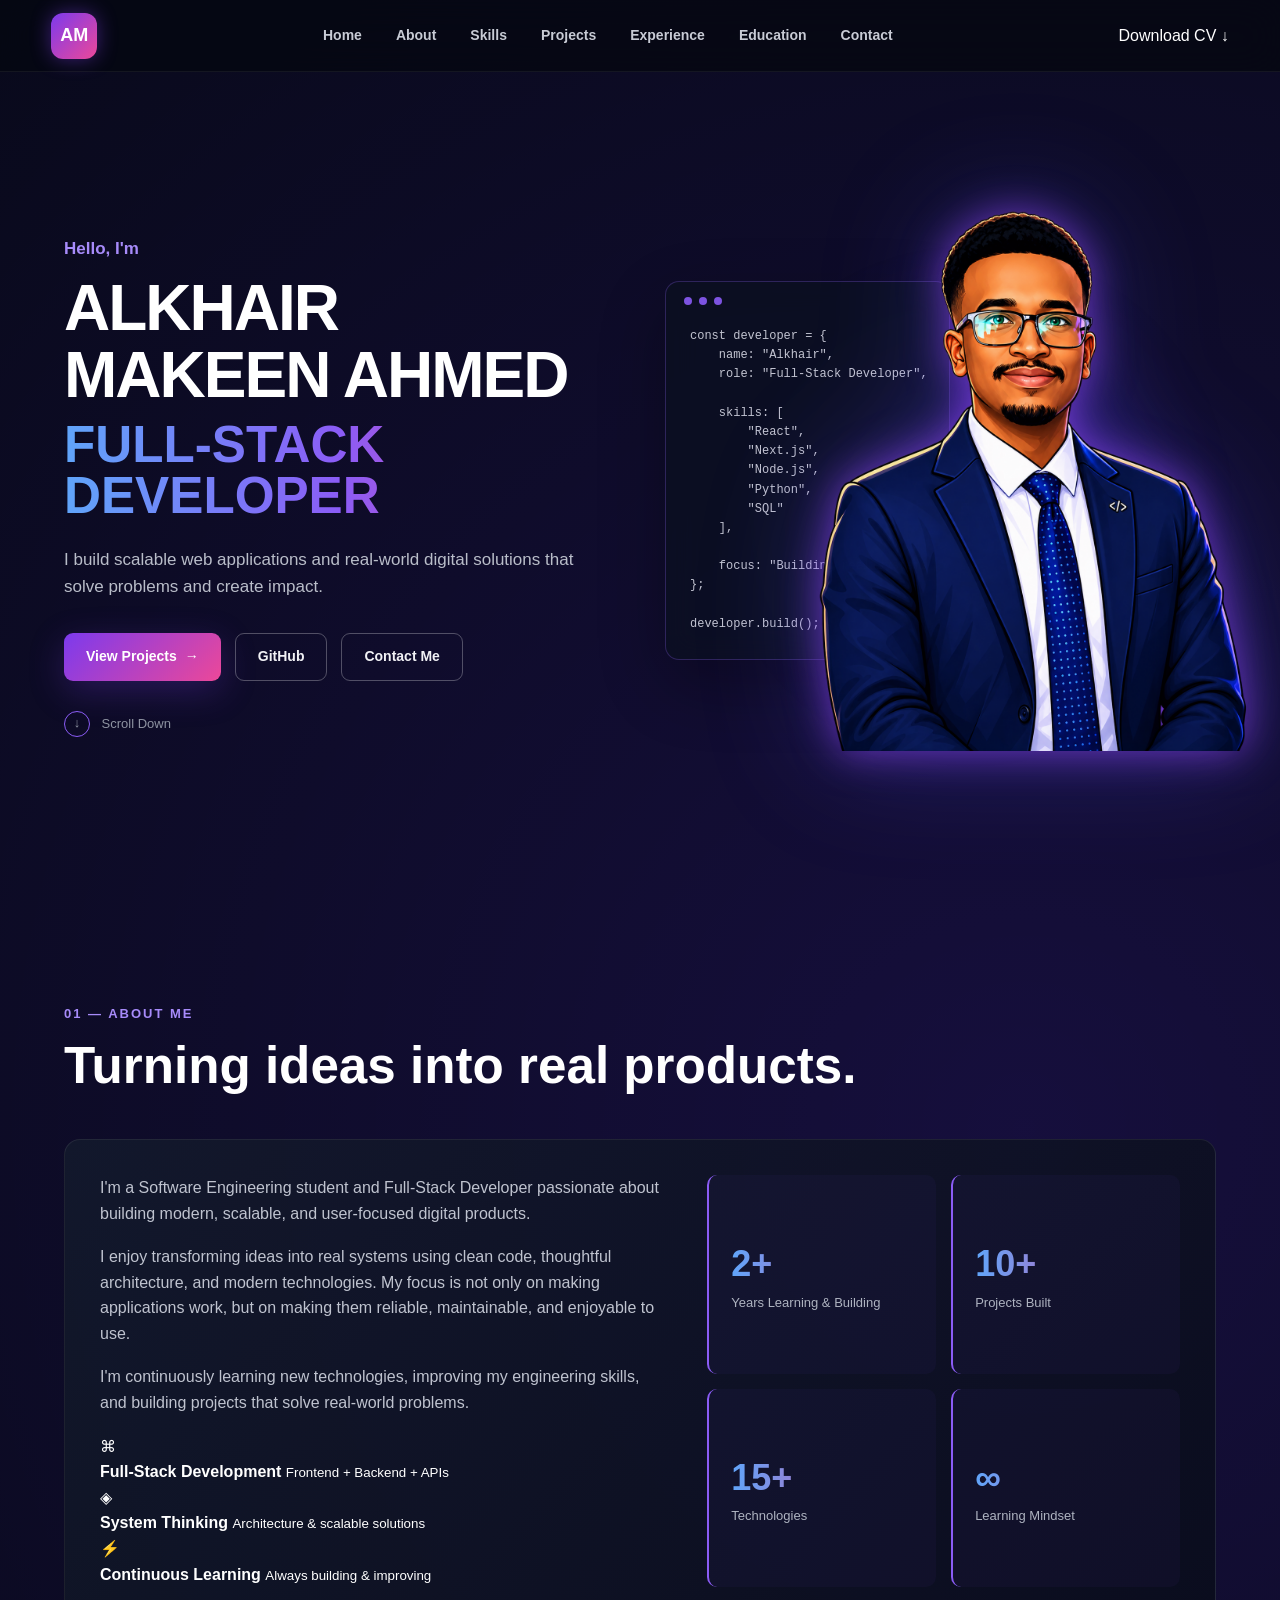
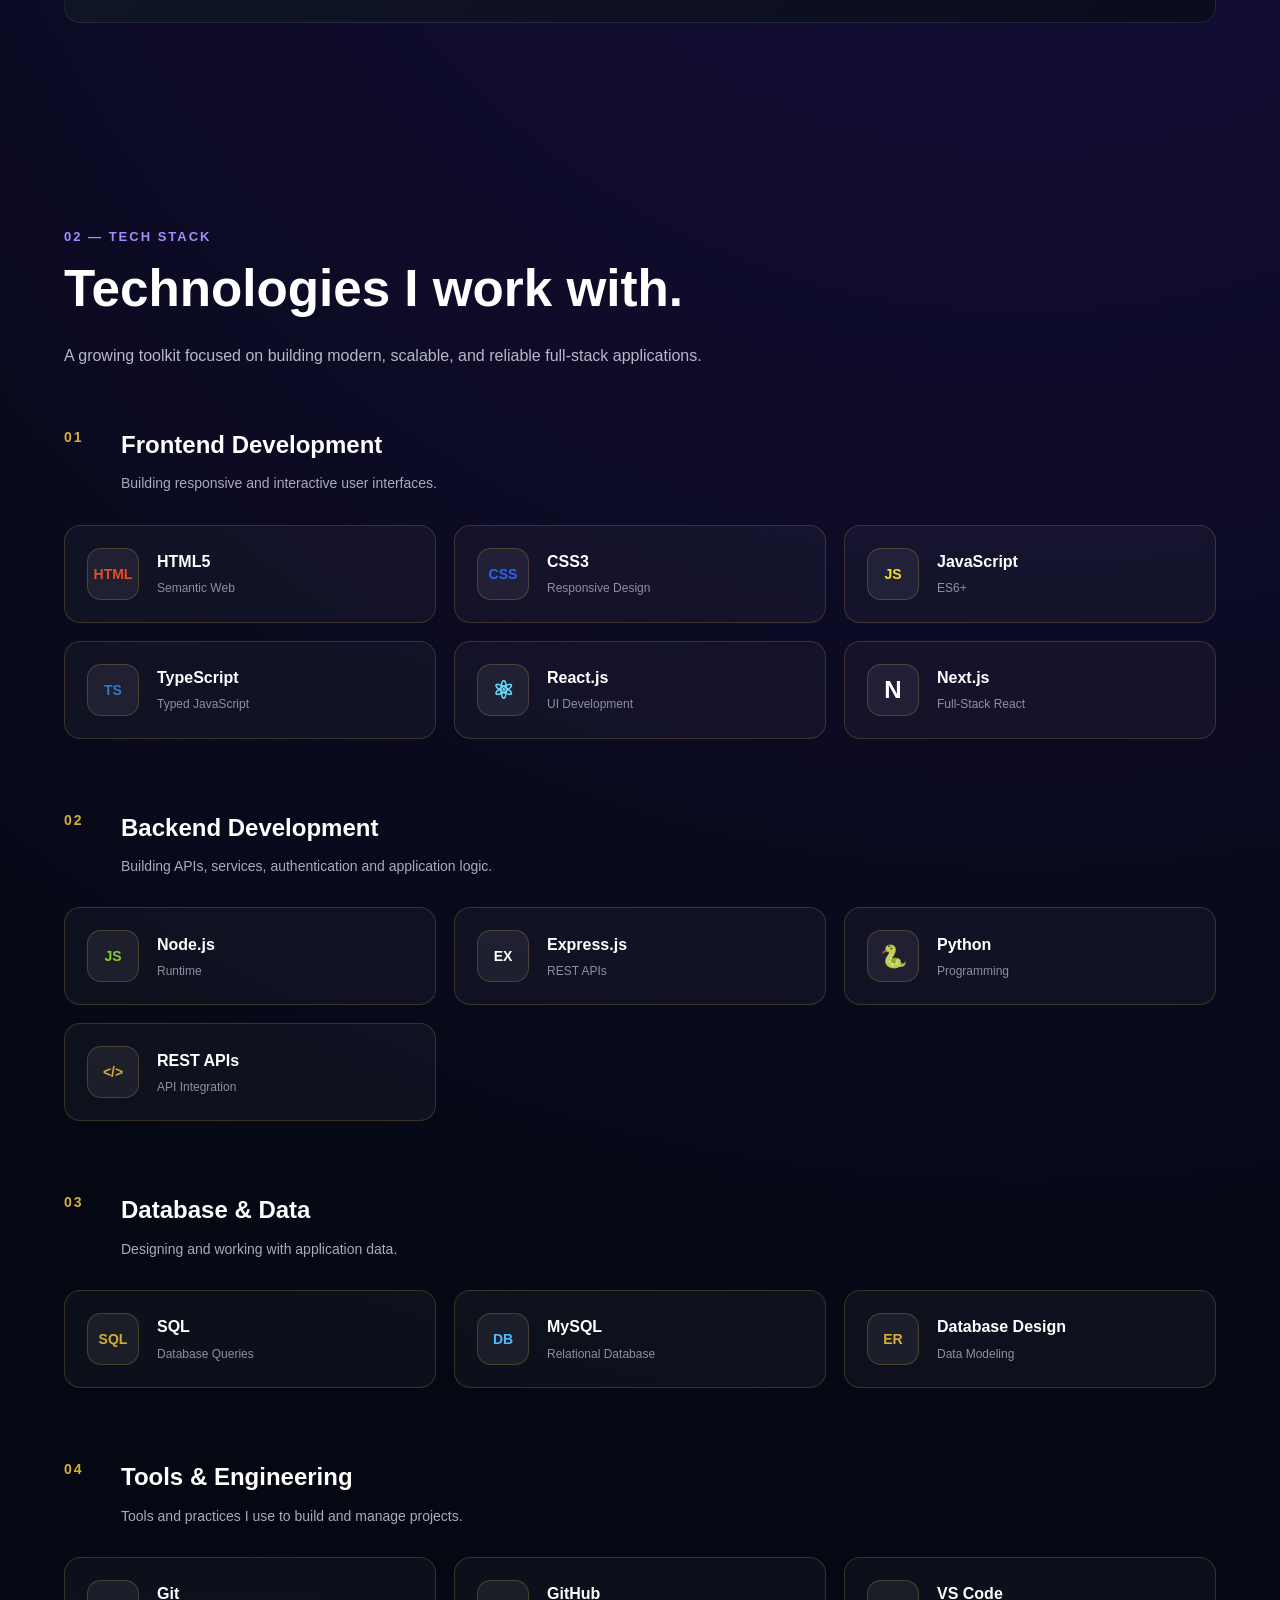
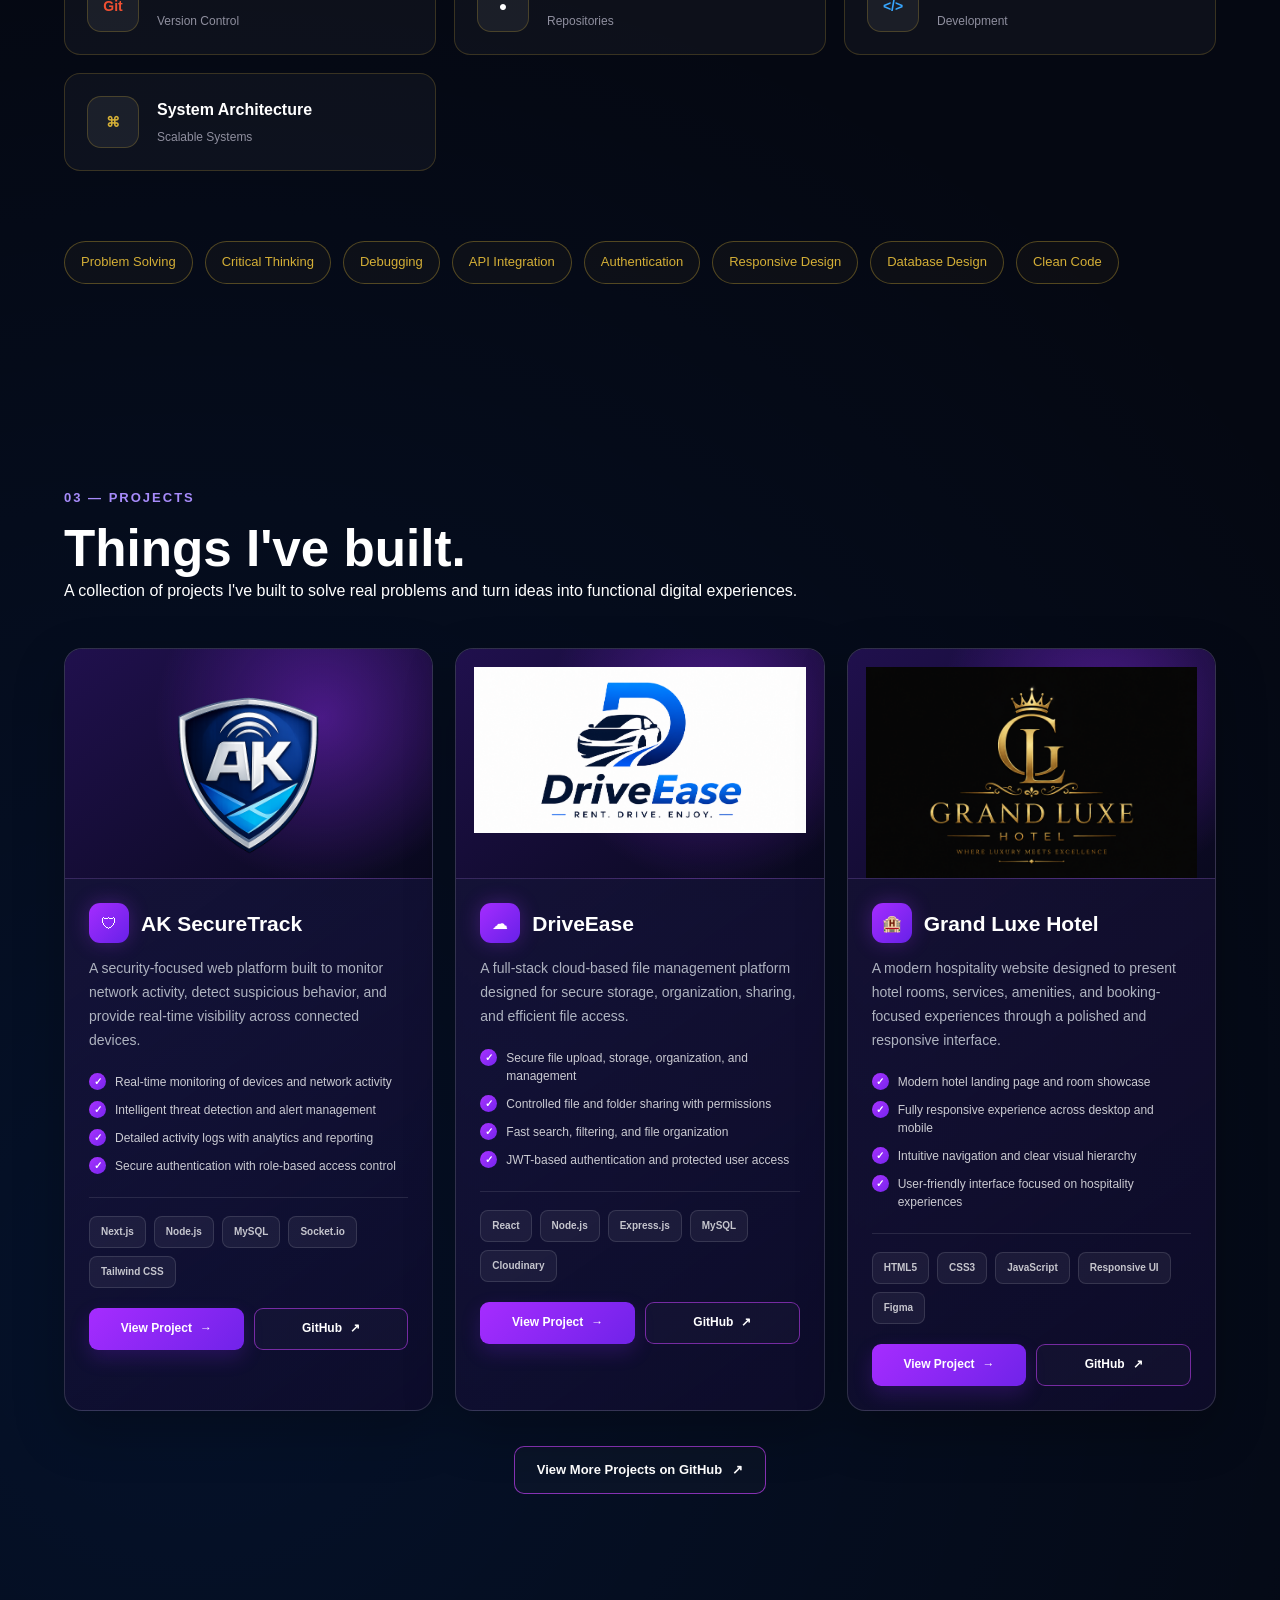
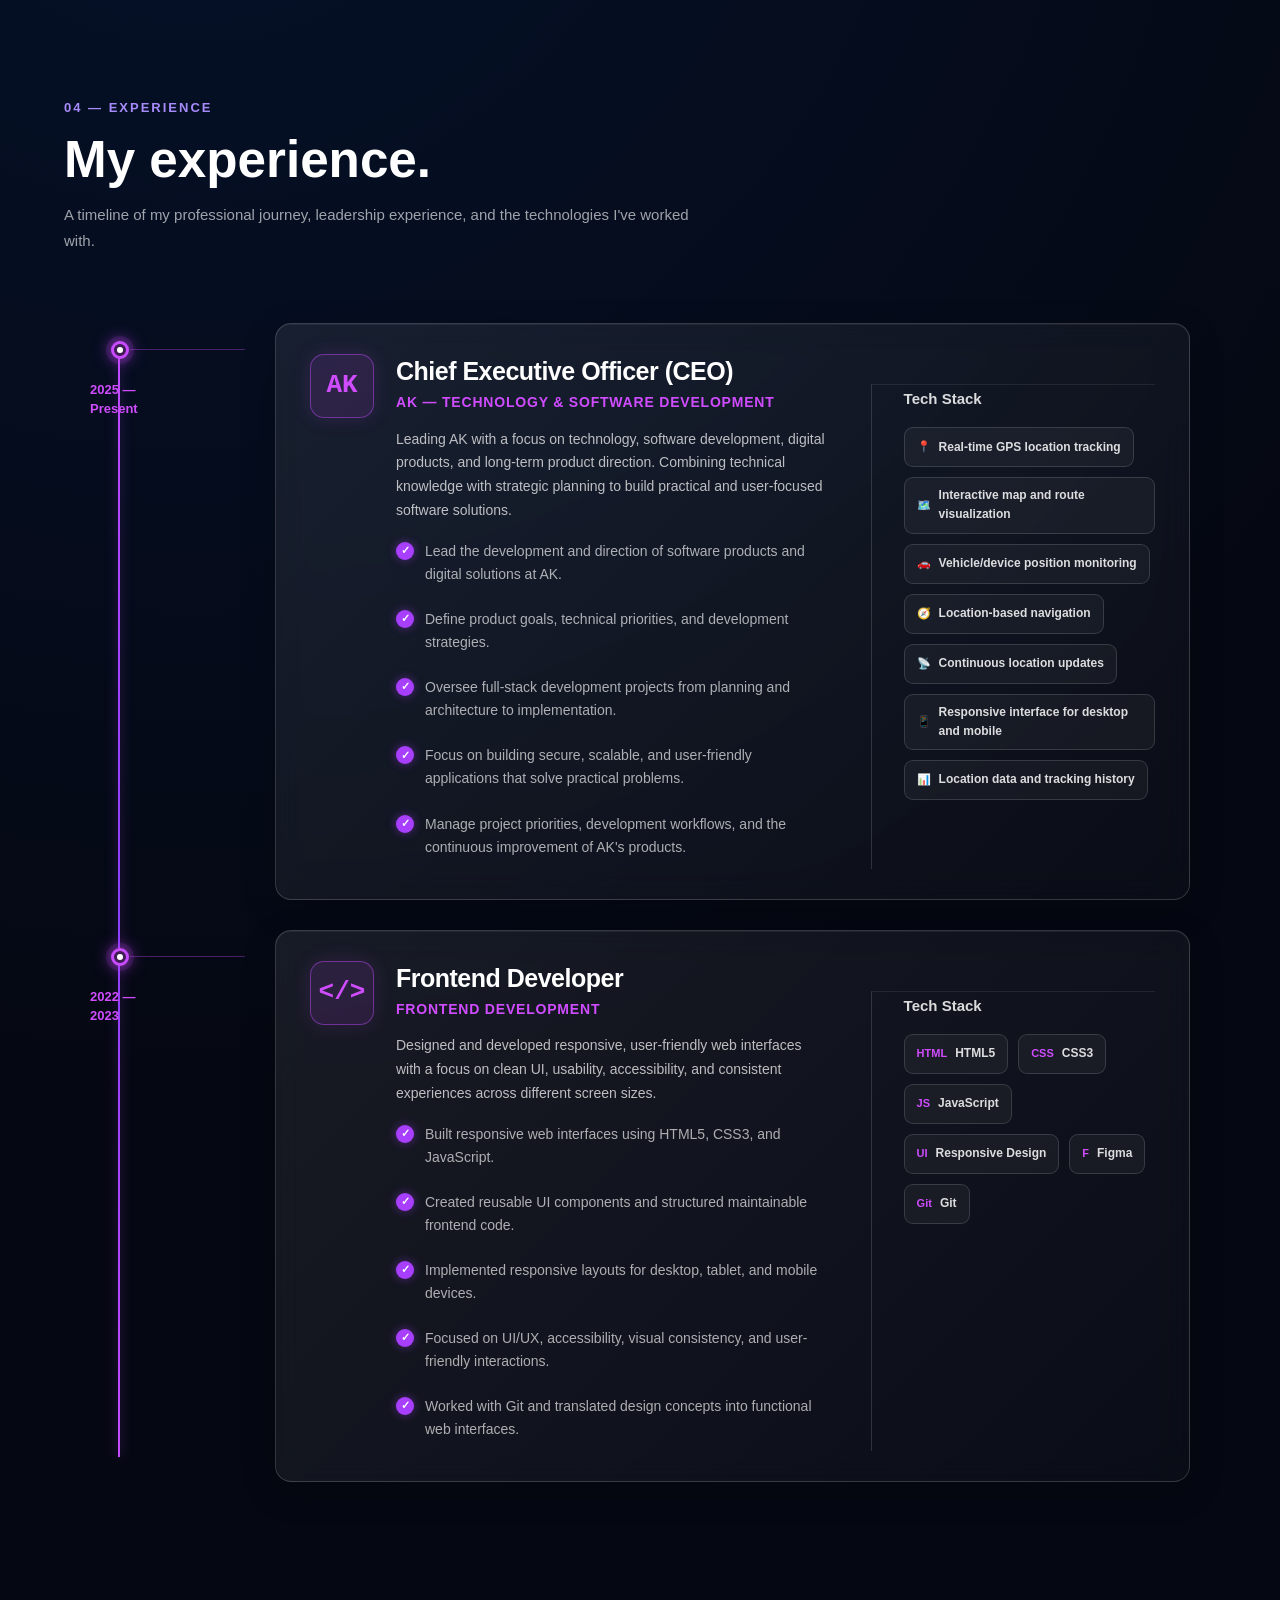
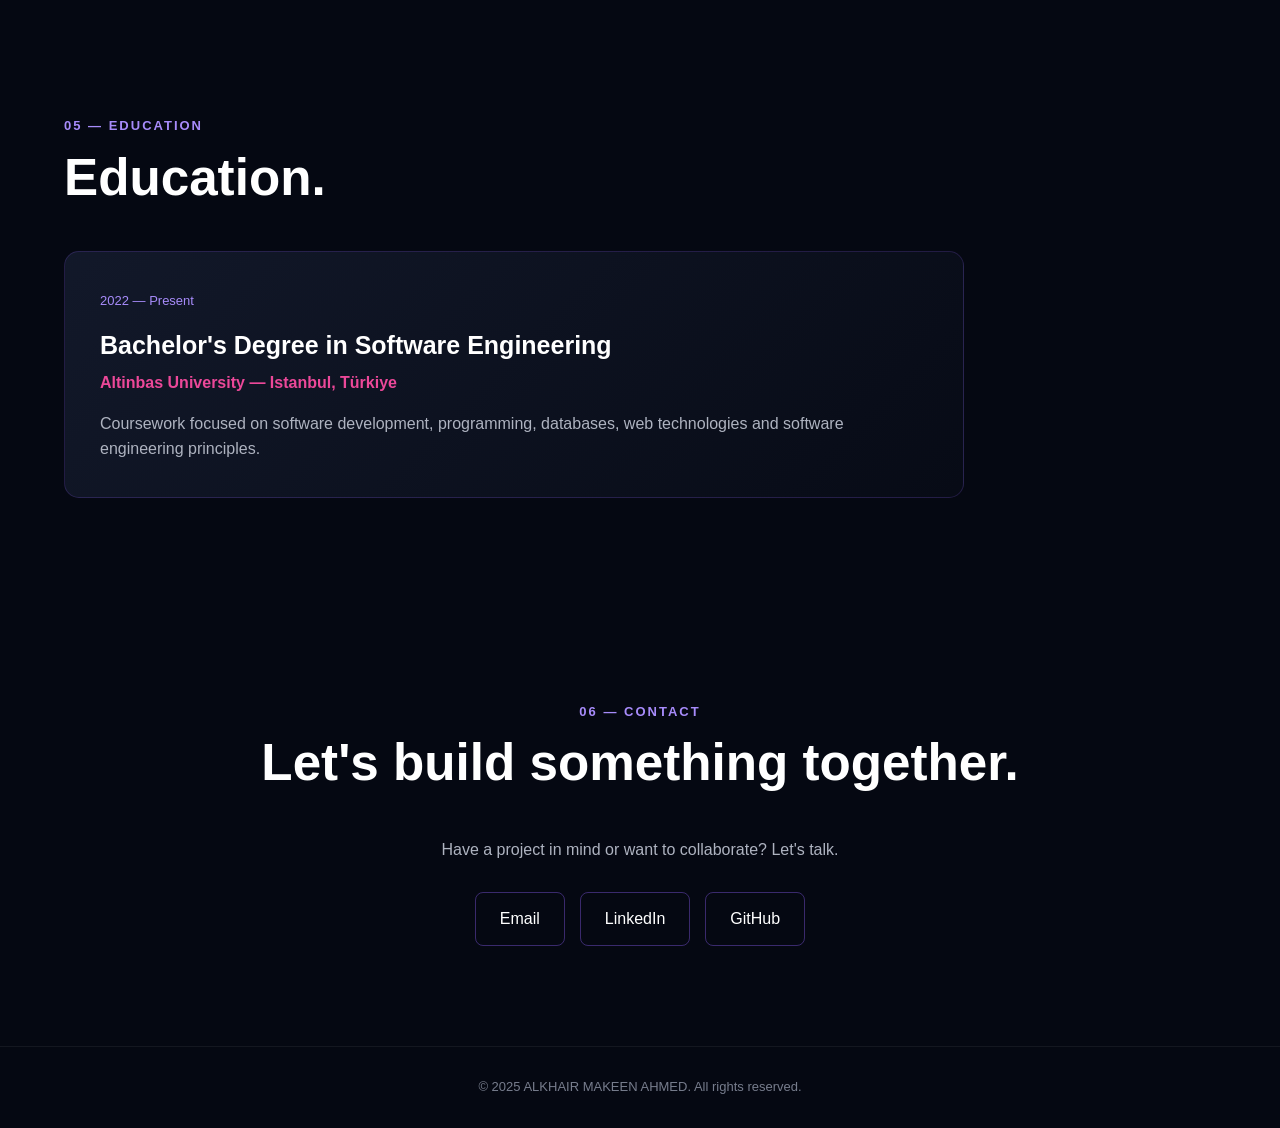
<file: index.HTML>
<!DOCTYPE html>
<html lang="en">
<head>
    <meta charset="UTF-8">
    <meta name="viewport" content="width=device-width, initial-scale=1.0">
    <link rel="icon" type="image/png" href="assets/images/SKLOGO1.png">

    <title>Alkhair Makeen Ahmed | Full-Stack Developer</title>

    <meta
        name="description"
        content="Alkhair Makeen Ahmed — Full-Stack Developer building modern web applications and real-world digital solutions."
    >

    <link rel="stylesheet" href="style.css">
    
</head>

<body>

    <!-- =========================
         NAVIGATION
    ========================== -->

    <header class="navbar">

        <a href="index.html" class="logo">
            AM
        </a>

        <nav class="nav-links">

            <a href="#home">Home</a>
            <a href="#about">About</a>
            <a href="#skills">Skills</a>
            <a href="#projects">Projects</a>
            <a href="#experience">Experience</a>
            <a href="#education">Education</a>
            <a href="#contact">Contact</a>

        </nav>
<a href="#" id="download-cv">
    Download CV ↓
</a>
    </header>


    <!-- =========================
         HERO SECTION
    ========================== -->

    <main>

        <section id="home" class="hero">

            <div class="hero-content">

                <p class="hero-small-title">
                    Hello, I'm
                </p>

                <h1>
                    ALKHAIR MAKEEN AHMED
                </h1>

                <h2>
                    FULL-STACK DEVELOPER
                </h2>

                <p class="hero-description">
                    I build scalable web applications and real-world
                    digital solutions that solve problems and create impact.
                </p>

                <div class="hero-buttons">

                    <a href="#projects" class="primary-button">
                        View Projects
                        <span>→</span>
                    </a>

                    <a
                        href="https://github.com/krkralkair007"
                        target="_blank"
                        class="secondary-button"
                    >
                        GitHub
                    </a>

                    <a href="#contact" class="secondary-button">
                        Contact Me
                    </a>

                </div>

                <div class="scroll-down">
                    <span>↓</span>
                    Scroll Down
                </div>

            </div>


            <!-- =========================
                 DEVELOPER VISUAL
            ========================== -->

            <div class="hero-visual">

                <div class="glow"></div>

                <div class="code-card">

                    <div class="window-controls">
                        <span></span>
                        <span></span>
                        <span></span>
                    </div>

                    <pre><code>const developer = {
    name: "Alkhair",
    role: "Full-Stack Developer",

    skills: [
        "React",
        "Next.js",
        "Node.js",
        "Python",
        "SQL"
    ],

    focus: "Building real systems"
};

developer.build();</code></pre>

                </div>

                <!-- Your cartoon/photo will be placed here -->
                <div class="profile-image-container">

                    <img
                        src="assets/images/alkhair-cartoon.png"
                        alt="Alkhair Makeen Ahmed"
                        class="profile-image"
                    >

                </div>

            </div>

        </section>


       <!-- =========================
     ABOUT SECTION
========================== -->

<section id="about" class="section about-section">

    <div class="section-title">
        <span>01 — ABOUT ME</span>
        <h2>Turning ideas into real products.</h2>
    </div>

    <div class="about-container">

        <!-- ABOUT TEXT -->
        <div class="about-text">

            <p class="about-intro">
                I'm a Software Engineering student and Full-Stack Developer
                passionate about building modern, scalable, and user-focused
                digital products.
            </p>

            <p>
                I enjoy transforming ideas into real systems using clean code,
                thoughtful architecture, and modern technologies. My focus is
                not only on making applications work, but on making them
                reliable, maintainable, and enjoyable to use.
            </p>

            <p>
                I'm continuously learning new technologies, improving my
                engineering skills, and building projects that solve
                real-world problems.
            </p>

            <div class="about-highlights">

                <div class="highlight">
                    <span class="highlight-icon">⌘</span>
                    <div>
                        <strong>Full-Stack Development</strong>
                        <small>Frontend + Backend + APIs</small>
                    </div>
                </div>

                <div class="highlight">
                    <span class="highlight-icon">◈</span>
                    <div>
                        <strong>System Thinking</strong>
                        <small>Architecture & scalable solutions</small>
                    </div>
                </div>

                <div class="highlight">
                    <span class="highlight-icon">⚡</span>
                    <div>
                        <strong>Continuous Learning</strong>
                        <small>Always building & improving</small>
                    </div>
                </div>

            </div>

        </div>


        <!-- STATS -->
        <div class="stats">

            <div class="stat-card">
                <strong>2+</strong>
                <span>Years Learning & Building</span>
            </div>

            <div class="stat-card">
                <strong>10+</strong>
                <span>Projects Built</span>
            </div>

            <div class="stat-card">
                <strong>15+</strong>
                <span>Technologies</span>
            </div>

            <div class="stat-card">
                <strong>∞</strong>
                <span>Learning Mindset</span>
            </div>

        </div>

    </div>

</section>

        <!-- =========================
             SKILLS SECTION
        ========================== -->

       <!-- =========================
     SKILLS SECTION
========================== -->

<section id="skills" class="section skills-section">

    <div class="section-title">
        <span>02 — TECH STACK</span>
        <h2>Technologies I work with.</h2>
    </div>

    <p class="section-description">
        A growing toolkit focused on building modern, scalable,
        and reliable full-stack applications.
    </p>


    <!-- FRONTEND -->

    <div class="skills-category">

        <div class="skills-category-title">
            <span class="category-number">01</span>

            <div>
                <h3>Frontend Development</h3>
                <p>Building responsive and interactive user interfaces.</p>
            </div>
        </div>


        <div class="technology-grid">

            <div class="technology-card">
                <span class="technology-icon html-icon">HTML</span>
                <div>
                    <strong>HTML5</strong>
                    <small>Semantic Web</small>
                </div>
            </div>

            <div class="technology-card">
                <span class="technology-icon css-icon">CSS</span>
                <div>
                    <strong>CSS3</strong>
                    <small>Responsive Design</small>
                </div>
            </div>

            <div class="technology-card">
                <span class="technology-icon js-icon">JS</span>
                <div>
                    <strong>JavaScript</strong>
                    <small>ES6+</small>
                </div>
            </div>

            <div class="technology-card">
                <span class="technology-icon ts-icon">TS</span>
                <div>
                    <strong>TypeScript</strong>
                    <small>Typed JavaScript</small>
                </div>
            </div>

            <div class="technology-card">
                <span class="technology-icon react-icon">⚛</span>
                <div>
                    <strong>React.js</strong>
                    <small>UI Development</small>
                </div>
            </div>

            <div class="technology-card">
                <span class="technology-icon next-icon">N</span>
                <div>
                    <strong>Next.js</strong>
                    <small>Full-Stack React</small>
                </div>
            </div>

        </div>

    </div>


    <!-- BACKEND -->

    <div class="skills-category">

        <div class="skills-category-title">
            <span class="category-number">02</span>

            <div>
                <h3>Backend Development</h3>
                <p>Building APIs, services, authentication and application logic.</p>
            </div>
        </div>


        <div class="technology-grid">

            <div class="technology-card">
                <span class="technology-icon node-icon">JS</span>
                <div>
                    <strong>Node.js</strong>
                    <small>Runtime</small>
                </div>
            </div>

            <div class="technology-card">
                <span class="technology-icon express-icon">EX</span>
                <div>
                    <strong>Express.js</strong>
                    <small>REST APIs</small>
                </div>
            </div>

            <div class="technology-card">
                <span class="technology-icon python-icon">🐍</span>
                <div>
                    <strong>Python</strong>
                    <small>Programming</small>
                </div>
            </div>

            <div class="technology-card">
                <span class="technology-icon api-icon">&lt;/&gt;</span>
                <div>
                    <strong>REST APIs</strong>
                    <small>API Integration</small>
                </div>
            </div>

        </div>

    </div>


    <!-- DATABASE -->

    <div class="skills-category">

        <div class="skills-category-title">
            <span class="category-number">03</span>

            <div>
                <h3>Database & Data</h3>
                <p>Designing and working with application data.</p>
            </div>
        </div>


        <div class="technology-grid">

            <div class="technology-card">
                <span class="technology-icon sql-icon">SQL</span>
                <div>
                    <strong>SQL</strong>
                    <small>Database Queries</small>
                </div>
            </div>

            <div class="technology-card">
                <span class="technology-icon mysql-icon">DB</span>
                <div>
                    <strong>MySQL</strong>
                    <small>Relational Database</small>
                </div>
            </div>

            <div class="technology-card">
                <span class="technology-icon db-icon">ER</span>
                <div>
                    <strong>Database Design</strong>
                    <small>Data Modeling</small>
                </div>
            </div>

        </div>

    </div>


    <!-- TOOLS & ENGINEERING -->

    <div class="skills-category">

        <div class="skills-category-title">
            <span class="category-number">04</span>

            <div>
                <h3>Tools & Engineering</h3>
                <p>Tools and practices I use to build and manage projects.</p>
            </div>
        </div>


        <div class="technology-grid">

            <div class="technology-card">
                <span class="technology-icon git-icon">Git</span>
                <div>
                    <strong>Git</strong>
                    <small>Version Control</small>
                </div>
            </div>

            <div class="technology-card">
                <span class="technology-icon github-icon">●</span>
                <div>
                    <strong>GitHub</strong>
                    <small>Repositories</small>
                </div>
            </div>

            <div class="technology-card">
                <span class="technology-icon vscode-icon">&lt;/&gt;</span>
                <div>
                    <strong>VS Code</strong>
                    <small>Development</small>
                </div>
            </div>

            <div class="technology-card">
                <span class="technology-icon architecture-icon">⌘</span>
                <div>
                    <strong>System Architecture</strong>
                    <small>Scalable Systems</small>
                </div>
            </div>

        </div>

    </div>


    <!-- CORE SKILLS -->

    <div class="core-skills">

        <span>Problem Solving</span>
        <span>Critical Thinking</span>
        <span>Debugging</span>
        <span>API Integration</span>
        <span>Authentication</span>
        <span>Responsive Design</span>
        <span>Database Design</span>
        <span>Clean Code</span>

    </div>

</section>

<!-- =========================
     PROJECTS
========================== -->

<section id="projects" class="section projects-section">

    <div class="section-title">
        <span>03 — PROJECTS</span>
        <h2>Things I've <strong>built.</strong></h2>
        <p>
            A collection of projects I've built to solve real problems
            and turn ideas into functional digital experiences.
        </p>
    </div>


    <div class="projects-grid">

        <!-- =========================
             PROJECT 1 — AK SECURETRACK
        ========================== -->

        <article class="project-card">

            <div class="project-preview project-image-preview securetrack-preview">

                <img
                    src="assets/images/SKLOGO1.png"
                    alt="AK SecureTrack project screenshot"
                    loading="lazy"
                >

                <div class="project-image-overlay">
                    <span>AK SecureTrack</span>
                    <span>↗</span>
                </div>

            </div>


            <div class="project-content">

                <div class="project-heading">

                    <div class="project-icon">🛡</div>

                    <div>
                        <h3>AK SecureTrack</h3>
                    </div>

                </div>


                <p class="project-description">
                    A security-focused web platform built to monitor network
                    activity, detect suspicious behavior, and provide
                    real-time visibility across connected devices.
                </p>


                <ul class="project-features">

                    <li>
                        <span>✓</span>
                        Real-time monitoring of devices and network activity
                    </li>

                    <li>
                        <span>✓</span>
                        Intelligent threat detection and alert management
                    </li>

                    <li>
                        <span>✓</span>
                        Detailed activity logs with analytics and reporting
                    </li>

                    <li>
                        <span>✓</span>
                        Secure authentication with role-based access control
                    </li>

                </ul>


                <div class="project-tech">

                    <span>Next.js</span>
                    <span>Node.js</span>
                    <span>MySQL</span>
                    <span>Socket.io</span>
                    <span>Tailwind CSS</span>

                </div>


                <div class="project-actions">

                    <a
                        href="https://aksecuretrack.com/"
                        class="project-btn primary"
                        target="_blank"
                        rel="noopener noreferrer"
                    >
                        View Project
                        <span>→</span>
                    </a>

                    <a
                        href="https://github.com/krkralkair007"
                        class="project-btn secondary"
                    >
                        GitHub
                        <span>↗</span>
                    </a>

                </div>

            </div>

        </article>



        <!-- =========================
             PROJECT 2 — DRIVEease
        ========================== -->

        <article class="project-card">

            <div class="project-preview project-image-preview drivebase-preview">

                <img
                    src="assets/images/Drive.png"
                    alt="DriveEase file management platform screenshot"
                    loading="lazy"
                >

                <div class="project-image-overlay">
                    <span></span>
                    <span></span>
                </div>

            </div>


            <div class="project-content">

                <div class="project-heading">

                    <div class="project-icon">☁</div>

                    <div>
                        <h3>DriveEase</h3>
                    </div>

                </div>


                <p class="project-description">
                    A full-stack cloud-based file management platform designed
                    for secure storage, organization, sharing, and efficient
                    file access.
                </p>


                <ul class="project-features">

                    <li>
                        <span>✓</span>
                        Secure file upload, storage, organization, and management
                    </li>

                    <li>
                        <span>✓</span>
                        Controlled file and folder sharing with permissions
                    </li>

                    <li>
                        <span>✓</span>
                        Fast search, filtering, and file organization
                    </li>

                    <li>
                        <span>✓</span>
                        JWT-based authentication and protected user access
                    </li>

                </ul>


                <div class="project-tech">

                    <span>React</span>
                    <span>Node.js</span>
                    <span>Express.js</span>
                    <span>MySQL</span>
                    <span>Cloudinary</span>

                </div>


                <div class="project-actions">

                    <a
                        href="Car rent A1.html"
                        class="project-btn primary"
                    >
                        View Project
                        <span>→</span>
                    </a>

                    <a
                        href="https://github.com/krkralkair007"
                        class="project-btn secondary"
                    >
                        GitHub
                        <span>↗</span>
                    </a>

                </div>

            </div>

        </article>



        <!-- =========================
             PROJECT 3 — GRAND LUXE HOTEL
        ========================== -->

        <article class="project-card">

            <div class="project-preview project-image-preview grandluxe-preview">

                <img
                    src="assets/images/LG.png"
                    alt="Grand Luxe Hotel website screenshot"
                    loading="lazy"
                >

                <div class="project-image-overlay">
                    <span>Grand Luxe Hotel</span>
                    <span>↗</span>
                </div>

            </div>


            <div class="project-content">

                <div class="project-heading">

                    <div class="project-icon">🏨</div>

                    <div>
                        <h3>Grand Luxe Hotel</h3>
                    </div>

                </div>


                <p class="project-description">
                    A modern hospitality website designed to present hotel
                    rooms, services, amenities, and booking-focused experiences
                    through a polished and responsive interface.
                </p>


                <ul class="project-features">

                    <li>
                        <span>✓</span>
                        Modern hotel landing page and room showcase
                    </li>

                    <li>
                        <span>✓</span>
                        Fully responsive experience across desktop and mobile
                    </li>

                    <li>
                        <span>✓</span>
                        Intuitive navigation and clear visual hierarchy
                    </li>

                    <li>
                        <span>✓</span>
                        User-friendly interface focused on hospitality experiences
                    </li>

                </ul>


                <div class="project-tech">

                    <span>HTML5</span>
                    <span>CSS3</span>
                    <span>JavaScript</span>
                    <span>Responsive UI</span>
                    <span>Figma</span>

                </div>


                <div class="project-actions">

                    <a
                        href="Rent Hotel1.html"
                        class="project-btn primary"
                    >
                        View Project
                        <span>→</span>
                    </a>

                    <a
                        href="https://github.com/krkralkair007"
                        class="project-btn secondary"
                    >
                        GitHub
                        <span>↗</span>
                    </a>

                </div>

            </div>

        </article>

    </div>


    <div class="projects-more">

        <a
            href="https://github.com/krkralkair007"
            class="projects-more-btn"
        >
            View More Projects on GitHub
            <span>↗</span>
        </a>

    </div>

</section>

<!-- =========================
     EXPERIENCE
========================== -->

<section id="experience" class="section">

    <div class="section-title">
        <span>04 — EXPERIENCE</span>
        <h2>My experience.</h2>
        <p>
            A timeline of my professional journey, leadership experience,
            and the technologies I've worked with.
        </p>
    </div>

    <div class="experience-timeline">

        <!-- =========================
             EXPERIENCE 01 — CEO / AK
        ========================== -->

        <div class="experience-item">

            <div class="experience-marker">
                <span></span>
            </div>

            <div class="experience-date">
                <span>2025 — Present</span>
            </div>

            <div class="experience-card">

                <div class="experience-main">

                    <div class="experience-icon">
                        AK
                    </div>

                    <div class="experience-content">

                        <h3>Chief Executive Officer (CEO)</h3>

                        <h4>AK — Technology & Software Development</h4>

                        <p class="experience-description">
                            Leading AK with a focus on technology, software
                            development, digital products, and long-term
                            product direction. Combining technical knowledge
                            with strategic planning to build practical and
                            user-focused software solutions.
                        </p>

                        <ul class="experience-highlights">

                            <li>
                                <span>✓</span>
                                <p>
                                    Lead the development and direction of
                                    software products and digital solutions
                                    at AK.
                                </p>
                            </li>

                            <li>
                                <span>✓</span>
                                <p>
                                    Define product goals, technical priorities,
                                    and development strategies.
                                </p>
                            </li>

                            <li>
                                <span>✓</span>
                                <p>
                                    Oversee full-stack development projects
                                    from planning and architecture to
                                    implementation.
                                </p>
                            </li>

                            <li>
                                <span>✓</span>
                                <p>
                                    Focus on building secure, scalable, and
                                    user-friendly applications that solve
                                    practical problems.
                                </p>
                            </li>

                            <li>
                                <span>✓</span>
                                <p>
                                    Manage project priorities, development
                                    workflows, and the continuous improvement
                                    of AK's products.
                                </p>
                            </li>

                        </ul>

                    </div>

                </div>


                <!-- TECH STACK -->

                <div class="experience-tech">

                    <h4>Tech Stack</h4>

                    <div class="tech-tags">

                        <span class="tech-tag">
                            <strong>📍</strong>  Real-time GPS location tracking
                        </span>

                        <span class="tech-tag">
                            <strong>🗺️</strong>  Interactive map and route visualization
                        </span>

                        <span class="tech-tag">
                            <strong>🚗</strong>  Vehicle/device position monitoring
                        </span>

                        <span class="tech-tag">
                            <strong>🧭</strong> Location-based navigation
                        </span>

                        <span class="tech-tag">
                            <strong>📡 </strong> Continuous location updates
                        </span>

                        <span class="tech-tag">
                            <strong>📱 </strong> Responsive interface for desktop and mobile
                        </span>

                        <span class="tech-tag">
                            <strong>📊</strong>  Location data and tracking history
                        </span>

                       

                    </div>

                </div>

            </div>

        </div>


       
        <!-- =========================
             EXPERIENCE 03 — FRONTEND
        ========================== -->

        <div class="experience-item">

            <div class="experience-marker">
                <span></span>
            </div>

            <div class="experience-date">
                <span>2022 — 2023</span>
            </div>

            <div class="experience-card">

                <div class="experience-main">

                    <div class="experience-icon">
                        &lt;/&gt;
                    </div>

                    <div class="experience-content">

                        <h3>Frontend Developer</h3>

                        <h4>Frontend Development</h4>

                        <p class="experience-description">
                            Designed and developed responsive, user-friendly
                            web interfaces with a focus on clean UI,
                            usability, accessibility, and consistent
                            experiences across different screen sizes.
                        </p>

                        <ul class="experience-highlights">

                            <li>
                                <span>✓</span>
                                <p>
                                    Built responsive web interfaces using
                                    HTML5, CSS3, and JavaScript.
                                </p>
                            </li>

                            <li>
                                <span>✓</span>
                                <p>
                                    Created reusable UI components and
                                    structured maintainable frontend code.
                                </p>
                            </li>

                            <li>
                                <span>✓</span>
                                <p>
                                    Implemented responsive layouts for
                                    desktop, tablet, and mobile devices.
                                </p>
                            </li>

                            <li>
                                <span>✓</span>
                                <p>
                                    Focused on UI/UX, accessibility, visual
                                    consistency, and user-friendly
                                    interactions.
                                </p>
                            </li>

                            <li>
                                <span>✓</span>
                                <p>
                                    Worked with Git and translated design
                                    concepts into functional web interfaces.
                                </p>
                            </li>

                        </ul>

                    </div>

                </div>


                <!-- TECH STACK -->

                <div class="experience-tech">

                    <h4>Tech Stack</h4>

                    <div class="tech-tags">

                        <span class="tech-tag">
                            <strong>HTML</strong> HTML5
                        </span>

                        <span class="tech-tag">
                            <strong>CSS</strong> CSS3
                        </span>

                        <span class="tech-tag">
                            <strong>JS</strong> JavaScript
                        </span>

                        <span class="tech-tag">
                            <strong>UI</strong> Responsive Design
                        </span>

                        <span class="tech-tag">
                            <strong>F</strong> Figma
                        </span>

                        <span class="tech-tag">
                            <strong>Git</strong> Git
                        </span>

                    </div>

                </div>

            </div>

        </div>

    </div>

</section>

        <!-- =========================
             EDUCATION
        ========================== -->

        <section id="education" class="section">

            <div class="section-title">

                <span>05 — EDUCATION</span>

                <h2>Education.</h2>

            </div>


            <div class="education-card">

                <span>
                    2022 — Present
                </span>

                <h3>
                    Bachelor's Degree in Software Engineering
                </h3>

                <h4>
                    Altinbas University — Istanbul, Türkiye
                </h4>

                <p>
                    Coursework focused on software development,
                    programming, databases, web technologies and
                    software engineering principles.
                </p>

            </div>

        </section>


        <!-- =========================
             CONTACT
        ========================== -->

        <section id="contact" class="section contact-section">

            <div class="section-title">

                <span>06 — CONTACT</span>

                <h2>Let's build something together.</h2>

            </div>

            <p>
                Have a project in mind or want to collaborate?
                Let's talk.
            </p>

            <div class="contact-links">

                <a href="mailto:alkhairabdalgadeer413@gmail.com">
                    Email
                </a>

                <a
                    href="https://www.linkedin.com/in/alkhair-ahmed-031626298/"
                    target="_blank"
                >
                    LinkedIn
                </a>

                <a
                    href="https://github.com/krkralkair007"
                    target="_blank"
                >
                    GitHub
                </a>

            </div>

        </section>

    </main>


    <!-- =========================
         FOOTER
    ========================== -->

    <footer>

        <p>
            © 2025 ALKHAIR MAKEEN AHMED.
            All rights reserved.
        </p>

    </footer>


    <script src="script.js"></script>

</body>
</html>
</file>
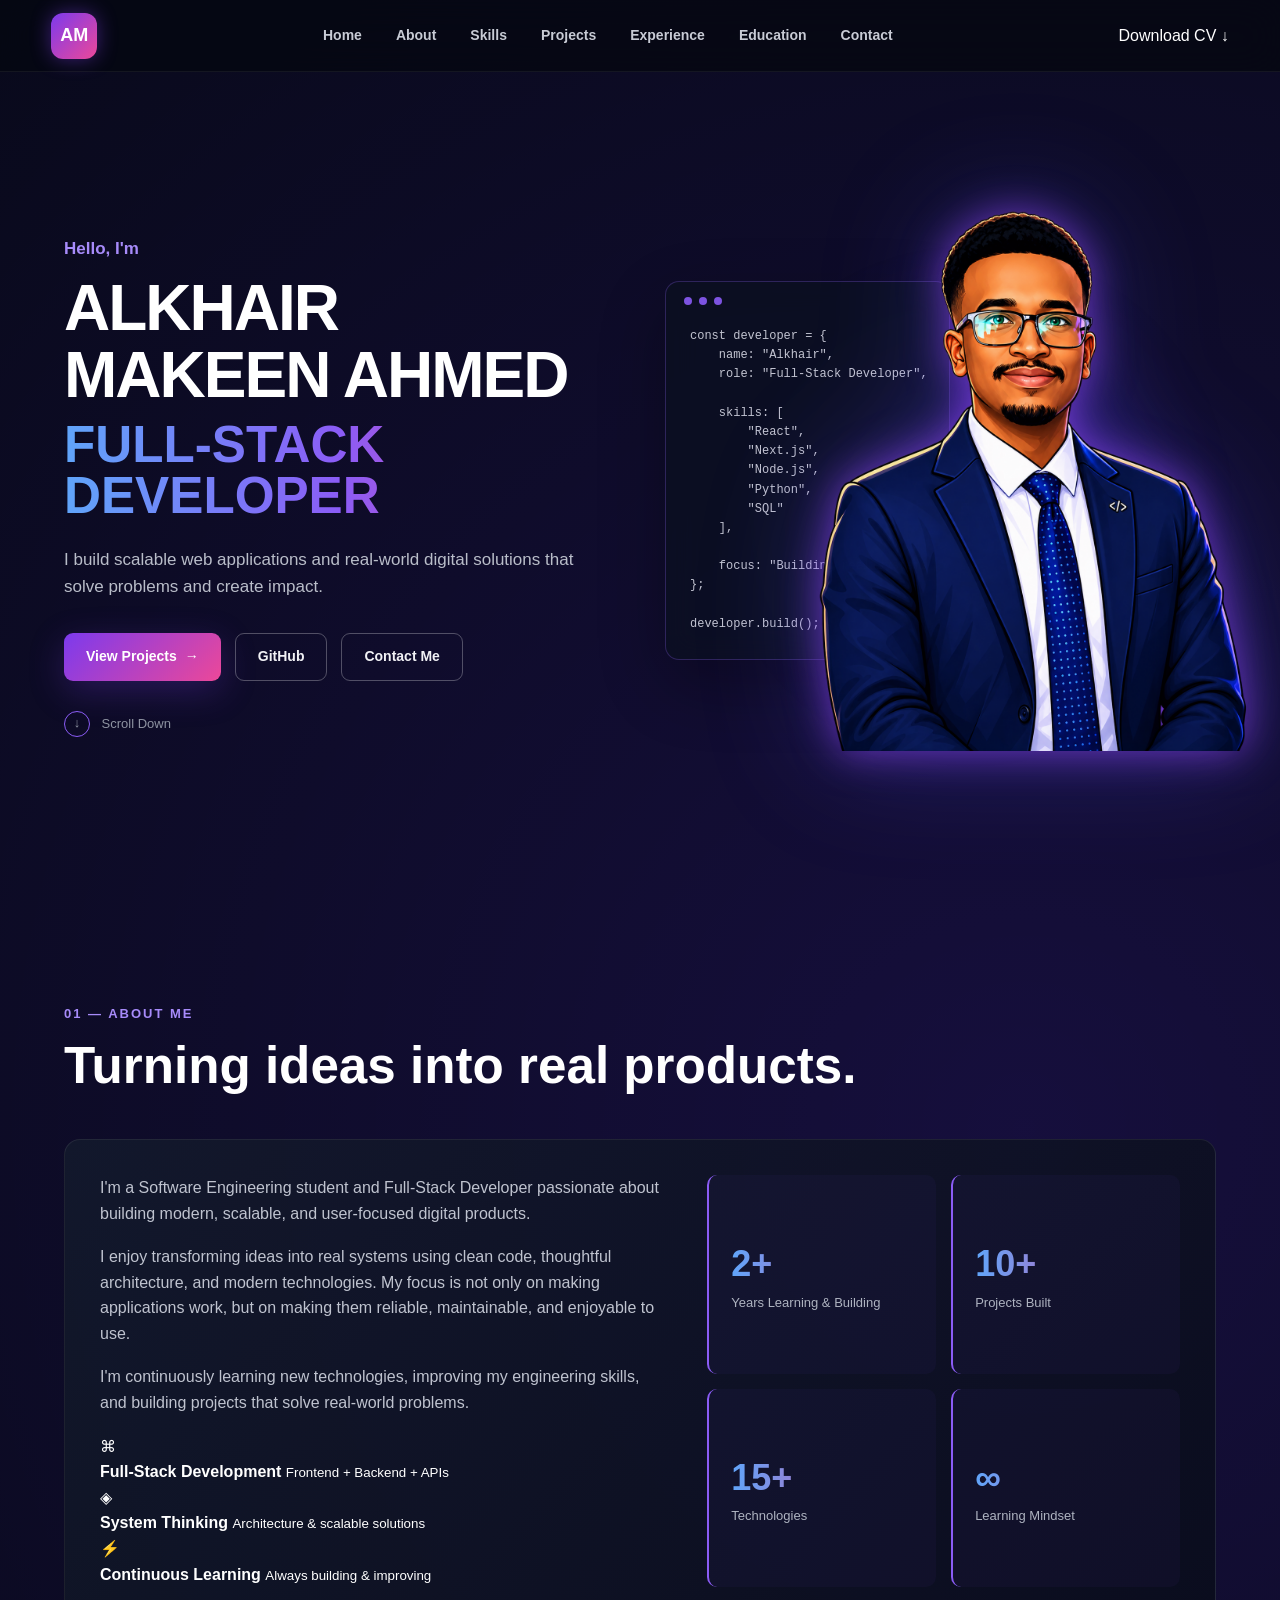
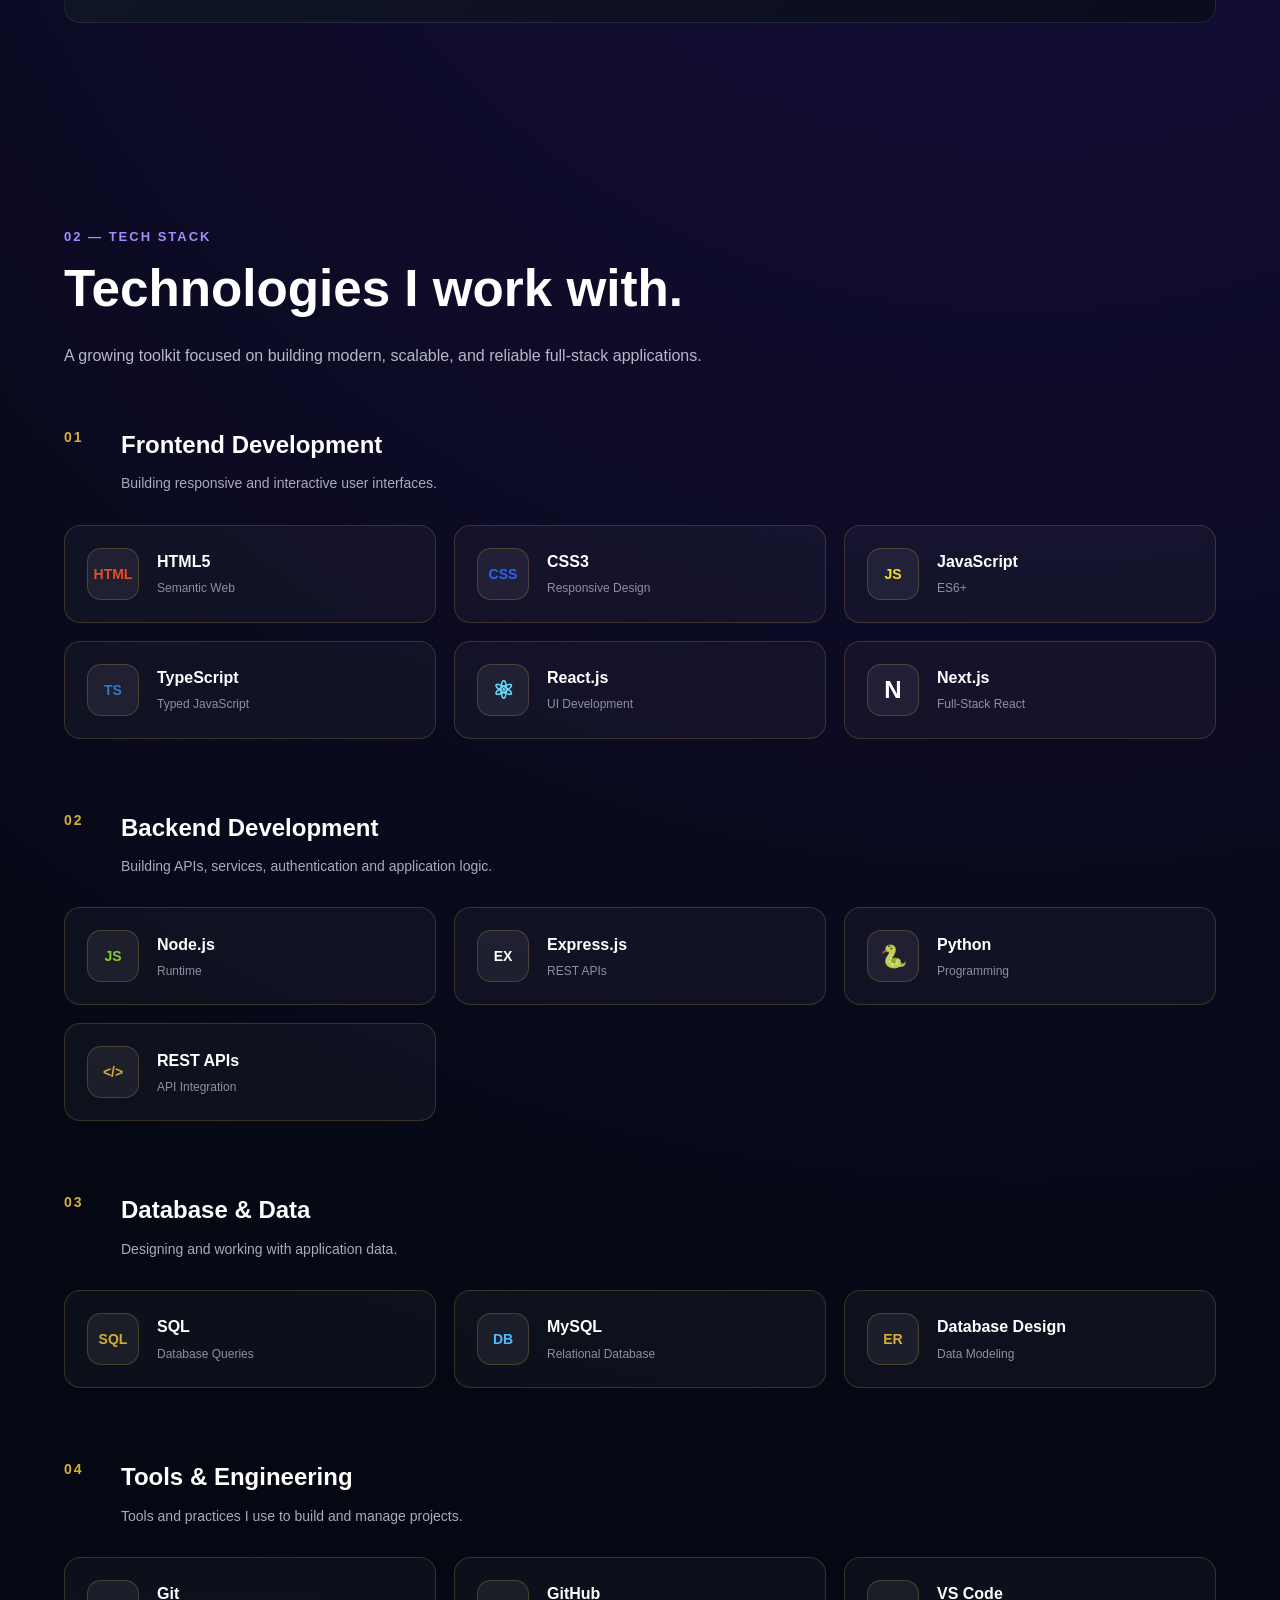
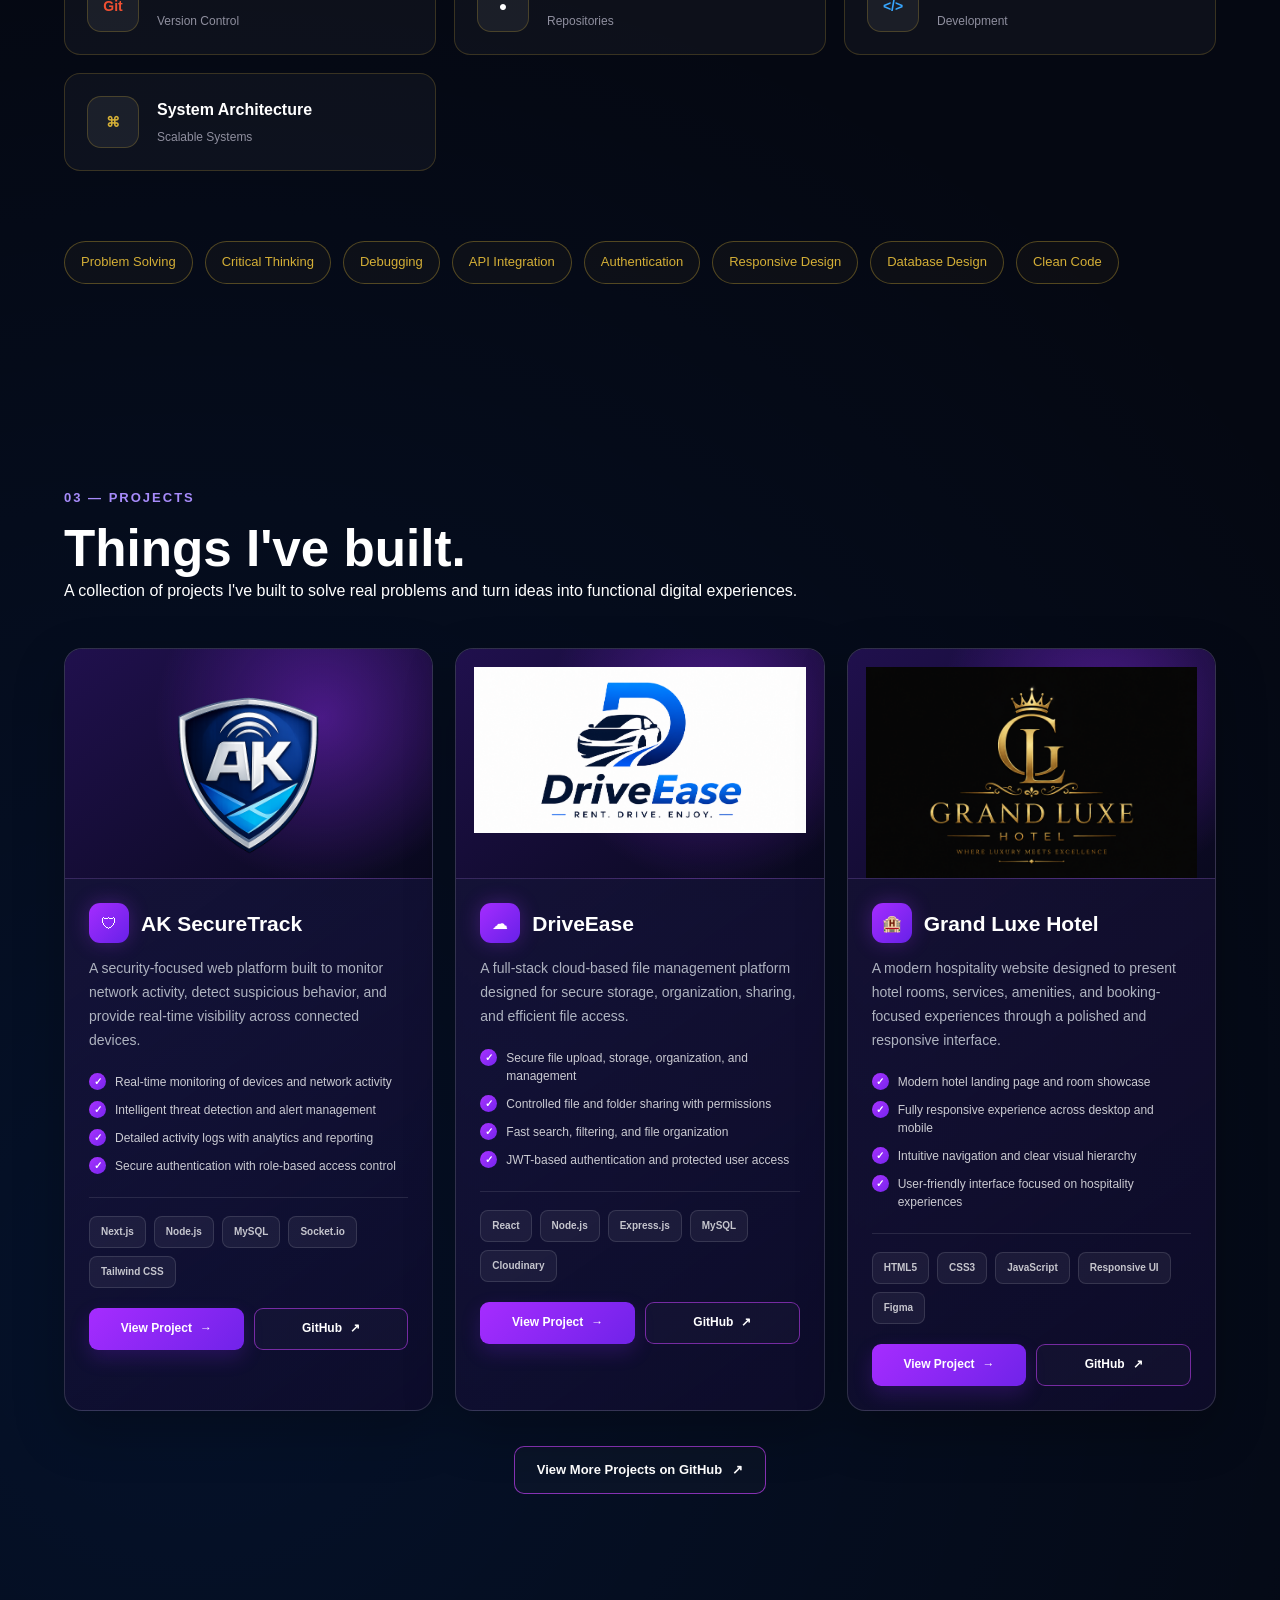
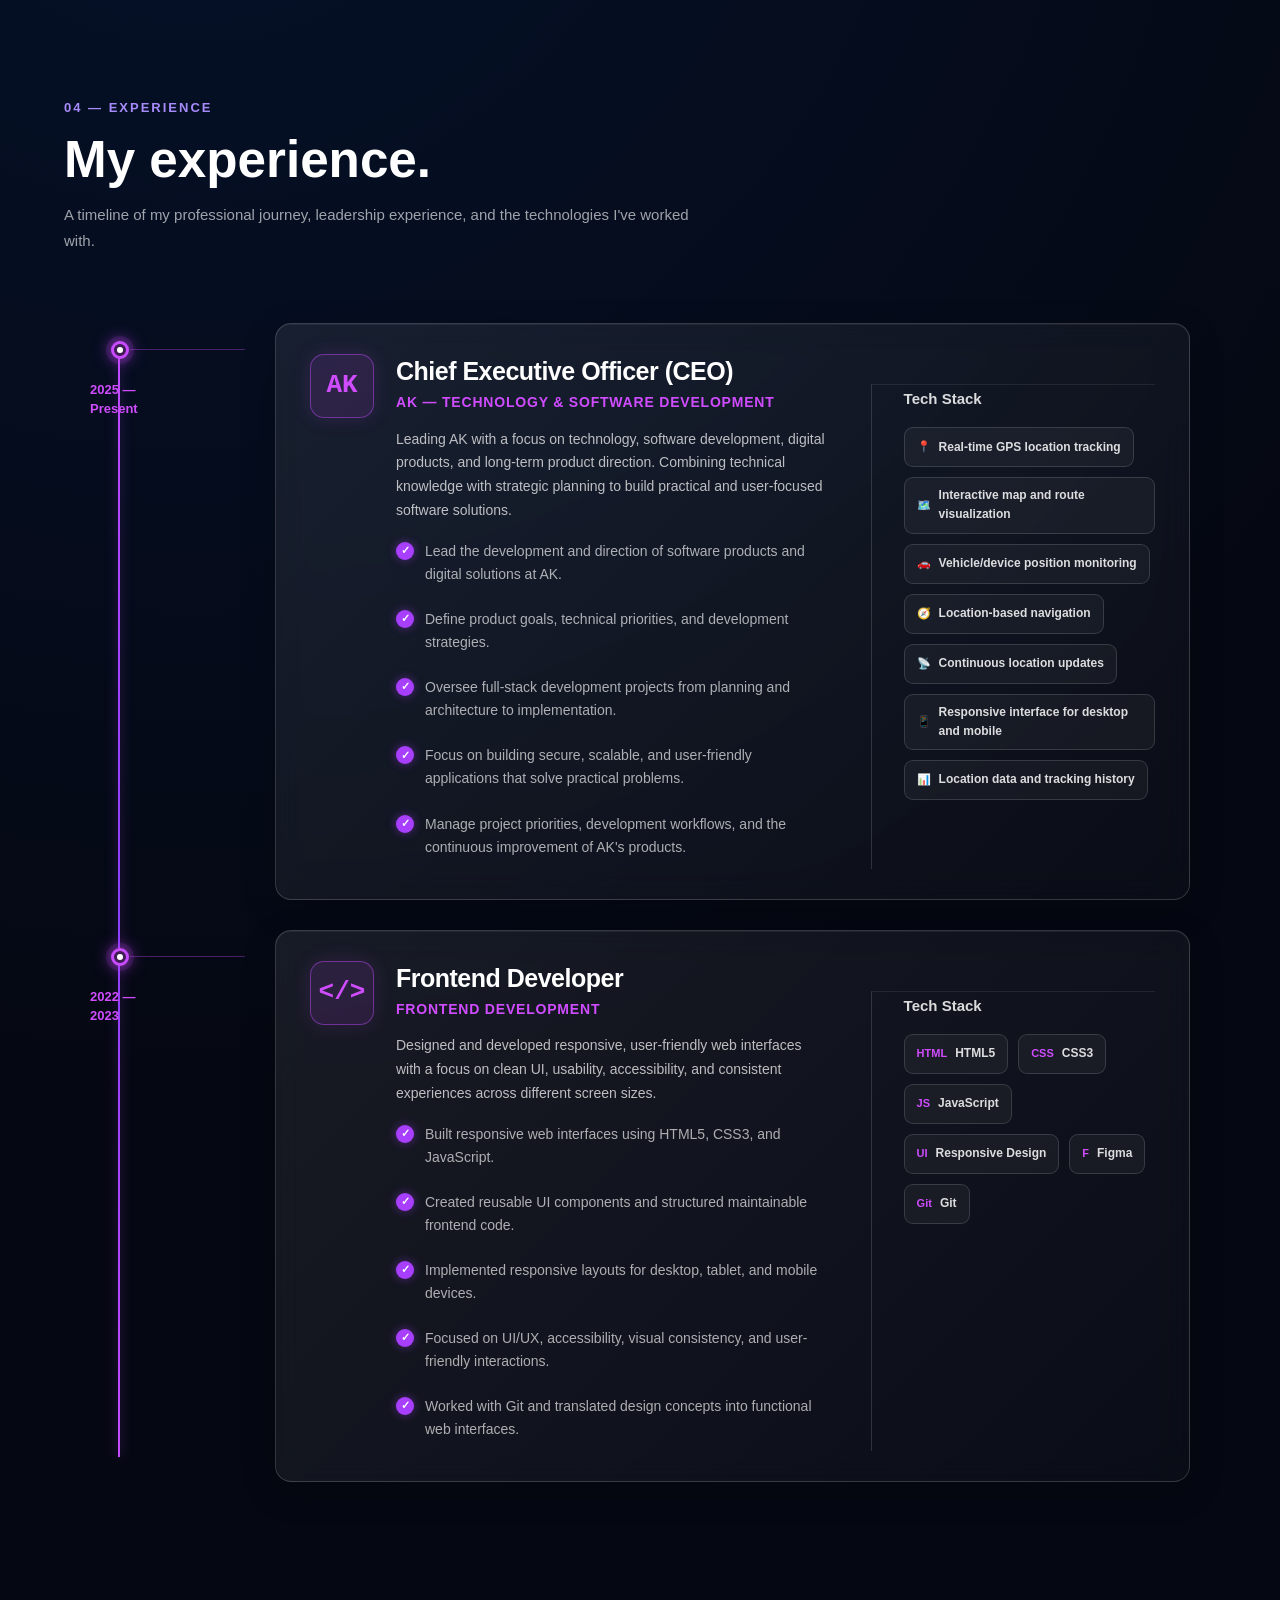
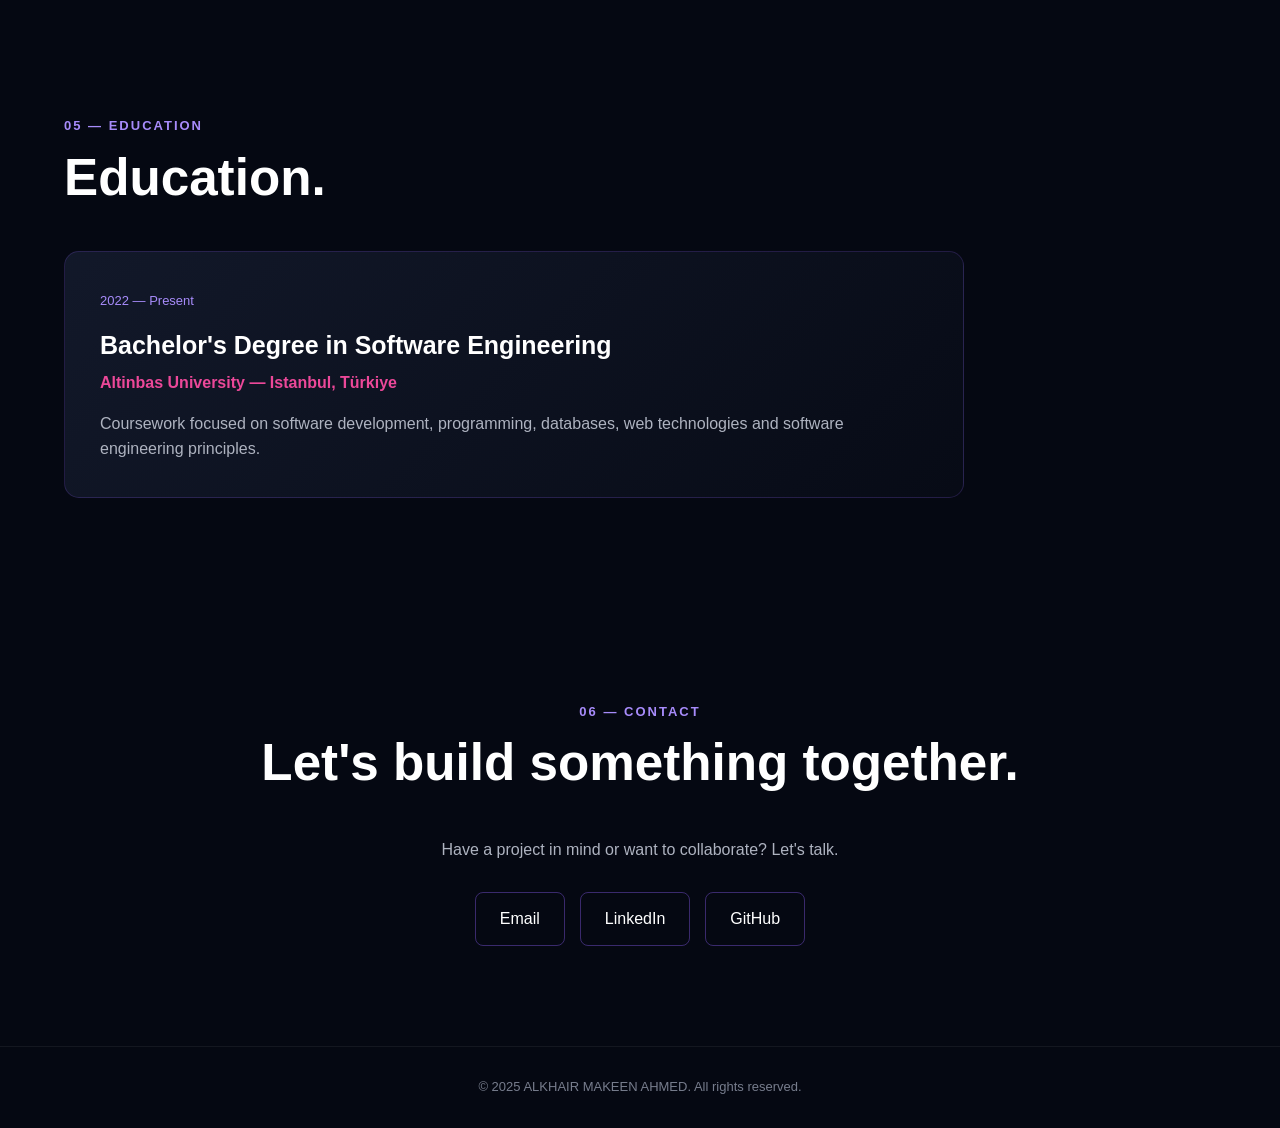
<file: index.html>
<!DOCTYPE html>
<html lang="en">
<head>
    <meta charset="UTF-8">
    <meta name="viewport" content="width=device-width, initial-scale=1.0">
    <link rel="icon" type="image/png" href="assets/images/SKLOGO1.png">

    <title>Alkhair Makeen Ahmed | Full-Stack Developer</title>

    <meta
        name="description"
        content="Alkhair Makeen Ahmed — Full-Stack Developer building modern web applications and real-world digital solutions."
    >

    <link rel="stylesheet" href="style.css">
    
</head>

<body>

    <!-- =========================
         NAVIGATION
    ========================== -->

    <header class="navbar">

        <a href="index.html" class="logo">
            AM
        </a>

        <nav class="nav-links">

            <a href="#home">Home</a>
            <a href="#about">About</a>
            <a href="#skills">Skills</a>
            <a href="#projects">Projects</a>
            <a href="#experience">Experience</a>
            <a href="#education">Education</a>
            <a href="#contact">Contact</a>

        </nav>
<a href="#" id="download-cv">
    Download CV ↓
</a>
    </header>


    <!-- =========================
         HERO SECTION
    ========================== -->

    <main>

        <section id="home" class="hero">

            <div class="hero-content">

                <p class="hero-small-title">
                    Hello, I'm
                </p>

                <h1>
                    ALKHAIR MAKEEN AHMED
                </h1>

                <h2>
                    FULL-STACK DEVELOPER
                </h2>

                <p class="hero-description">
                    I build scalable web applications and real-world
                    digital solutions that solve problems and create impact.
                </p>

                <div class="hero-buttons">

                    <a href="#projects" class="primary-button">
                        View Projects
                        <span>→</span>
                    </a>

                    <a
                        href="https://github.com/krkralkair007"
                        target="_blank"
                        class="secondary-button"
                    >
                        GitHub
                    </a>

                    <a href="#contact" class="secondary-button">
                        Contact Me
                    </a>

                </div>

                <div class="scroll-down">
                    <span>↓</span>
                    Scroll Down
                </div>

            </div>


            <!-- =========================
                 DEVELOPER VISUAL
            ========================== -->

            <div class="hero-visual">

                <div class="glow"></div>

                <div class="code-card">

                    <div class="window-controls">
                        <span></span>
                        <span></span>
                        <span></span>
                    </div>

                    <pre><code>const developer = {
    name: "Alkhair",
    role: "Full-Stack Developer",

    skills: [
        "React",
        "Next.js",
        "Node.js",
        "Python",
        "SQL"
    ],

    focus: "Building real systems"
};

developer.build();</code></pre>

                </div>

                <!-- Your cartoon/photo will be placed here -->
                <div class="profile-image-container">

                    <img
                        src="assets/images/alkhair-cartoon.png"
                        alt="Alkhair Makeen Ahmed"
                        class="profile-image"
                    >

                </div>

            </div>

        </section>


       <!-- =========================
     ABOUT SECTION
========================== -->

<section id="about" class="section about-section">

    <div class="section-title">
        <span>01 — ABOUT ME</span>
        <h2>Turning ideas into real products.</h2>
    </div>

    <div class="about-container">

        <!-- ABOUT TEXT -->
        <div class="about-text">

            <p class="about-intro">
                I'm a Software Engineering student and Full-Stack Developer
                passionate about building modern, scalable, and user-focused
                digital products.
            </p>

            <p>
                I enjoy transforming ideas into real systems using clean code,
                thoughtful architecture, and modern technologies. My focus is
                not only on making applications work, but on making them
                reliable, maintainable, and enjoyable to use.
            </p>

            <p>
                I'm continuously learning new technologies, improving my
                engineering skills, and building projects that solve
                real-world problems.
            </p>

            <div class="about-highlights">

                <div class="highlight">
                    <span class="highlight-icon">⌘</span>
                    <div>
                        <strong>Full-Stack Development</strong>
                        <small>Frontend + Backend + APIs</small>
                    </div>
                </div>

                <div class="highlight">
                    <span class="highlight-icon">◈</span>
                    <div>
                        <strong>System Thinking</strong>
                        <small>Architecture & scalable solutions</small>
                    </div>
                </div>

                <div class="highlight">
                    <span class="highlight-icon">⚡</span>
                    <div>
                        <strong>Continuous Learning</strong>
                        <small>Always building & improving</small>
                    </div>
                </div>

            </div>

        </div>


        <!-- STATS -->
        <div class="stats">

            <div class="stat-card">
                <strong>2+</strong>
                <span>Years Learning & Building</span>
            </div>

            <div class="stat-card">
                <strong>10+</strong>
                <span>Projects Built</span>
            </div>

            <div class="stat-card">
                <strong>15+</strong>
                <span>Technologies</span>
            </div>

            <div class="stat-card">
                <strong>∞</strong>
                <span>Learning Mindset</span>
            </div>

        </div>

    </div>

</section>

        <!-- =========================
             SKILLS SECTION
        ========================== -->

       <!-- =========================
     SKILLS SECTION
========================== -->

<section id="skills" class="section skills-section">

    <div class="section-title">
        <span>02 — TECH STACK</span>
        <h2>Technologies I work with.</h2>
    </div>

    <p class="section-description">
        A growing toolkit focused on building modern, scalable,
        and reliable full-stack applications.
    </p>


    <!-- FRONTEND -->

    <div class="skills-category">

        <div class="skills-category-title">
            <span class="category-number">01</span>

            <div>
                <h3>Frontend Development</h3>
                <p>Building responsive and interactive user interfaces.</p>
            </div>
        </div>


        <div class="technology-grid">

            <div class="technology-card">
                <span class="technology-icon html-icon">HTML</span>
                <div>
                    <strong>HTML5</strong>
                    <small>Semantic Web</small>
                </div>
            </div>

            <div class="technology-card">
                <span class="technology-icon css-icon">CSS</span>
                <div>
                    <strong>CSS3</strong>
                    <small>Responsive Design</small>
                </div>
            </div>

            <div class="technology-card">
                <span class="technology-icon js-icon">JS</span>
                <div>
                    <strong>JavaScript</strong>
                    <small>ES6+</small>
                </div>
            </div>

            <div class="technology-card">
                <span class="technology-icon ts-icon">TS</span>
                <div>
                    <strong>TypeScript</strong>
                    <small>Typed JavaScript</small>
                </div>
            </div>

            <div class="technology-card">
                <span class="technology-icon react-icon">⚛</span>
                <div>
                    <strong>React.js</strong>
                    <small>UI Development</small>
                </div>
            </div>

            <div class="technology-card">
                <span class="technology-icon next-icon">N</span>
                <div>
                    <strong>Next.js</strong>
                    <small>Full-Stack React</small>
                </div>
            </div>

        </div>

    </div>


    <!-- BACKEND -->

    <div class="skills-category">

        <div class="skills-category-title">
            <span class="category-number">02</span>

            <div>
                <h3>Backend Development</h3>
                <p>Building APIs, services, authentication and application logic.</p>
            </div>
        </div>


        <div class="technology-grid">

            <div class="technology-card">
                <span class="technology-icon node-icon">JS</span>
                <div>
                    <strong>Node.js</strong>
                    <small>Runtime</small>
                </div>
            </div>

            <div class="technology-card">
                <span class="technology-icon express-icon">EX</span>
                <div>
                    <strong>Express.js</strong>
                    <small>REST APIs</small>
                </div>
            </div>

            <div class="technology-card">
                <span class="technology-icon python-icon">🐍</span>
                <div>
                    <strong>Python</strong>
                    <small>Programming</small>
                </div>
            </div>

            <div class="technology-card">
                <span class="technology-icon api-icon">&lt;/&gt;</span>
                <div>
                    <strong>REST APIs</strong>
                    <small>API Integration</small>
                </div>
            </div>

        </div>

    </div>


    <!-- DATABASE -->

    <div class="skills-category">

        <div class="skills-category-title">
            <span class="category-number">03</span>

            <div>
                <h3>Database & Data</h3>
                <p>Designing and working with application data.</p>
            </div>
        </div>


        <div class="technology-grid">

            <div class="technology-card">
                <span class="technology-icon sql-icon">SQL</span>
                <div>
                    <strong>SQL</strong>
                    <small>Database Queries</small>
                </div>
            </div>

            <div class="technology-card">
                <span class="technology-icon mysql-icon">DB</span>
                <div>
                    <strong>MySQL</strong>
                    <small>Relational Database</small>
                </div>
            </div>

            <div class="technology-card">
                <span class="technology-icon db-icon">ER</span>
                <div>
                    <strong>Database Design</strong>
                    <small>Data Modeling</small>
                </div>
            </div>

        </div>

    </div>


    <!-- TOOLS & ENGINEERING -->

    <div class="skills-category">

        <div class="skills-category-title">
            <span class="category-number">04</span>

            <div>
                <h3>Tools & Engineering</h3>
                <p>Tools and practices I use to build and manage projects.</p>
            </div>
        </div>


        <div class="technology-grid">

            <div class="technology-card">
                <span class="technology-icon git-icon">Git</span>
                <div>
                    <strong>Git</strong>
                    <small>Version Control</small>
                </div>
            </div>

            <div class="technology-card">
                <span class="technology-icon github-icon">●</span>
                <div>
                    <strong>GitHub</strong>
                    <small>Repositories</small>
                </div>
            </div>

            <div class="technology-card">
                <span class="technology-icon vscode-icon">&lt;/&gt;</span>
                <div>
                    <strong>VS Code</strong>
                    <small>Development</small>
                </div>
            </div>

            <div class="technology-card">
                <span class="technology-icon architecture-icon">⌘</span>
                <div>
                    <strong>System Architecture</strong>
                    <small>Scalable Systems</small>
                </div>
            </div>

        </div>

    </div>


    <!-- CORE SKILLS -->

    <div class="core-skills">

        <span>Problem Solving</span>
        <span>Critical Thinking</span>
        <span>Debugging</span>
        <span>API Integration</span>
        <span>Authentication</span>
        <span>Responsive Design</span>
        <span>Database Design</span>
        <span>Clean Code</span>

    </div>

</section>

<!-- =========================
     PROJECTS
========================== -->

<section id="projects" class="section projects-section">

    <div class="section-title">
        <span>03 — PROJECTS</span>
        <h2>Things I've <strong>built.</strong></h2>
        <p>
            A collection of projects I've built to solve real problems
            and turn ideas into functional digital experiences.
        </p>
    </div>


    <div class="projects-grid">

        <!-- =========================
             PROJECT 1 — AK SECURETRACK
        ========================== -->

        <article class="project-card">

            <div class="project-preview project-image-preview securetrack-preview">

                <img
                    src="assets/images/SKLOGO1.png"
                    alt="AK SecureTrack project screenshot"
                    loading="lazy"
                >

                <div class="project-image-overlay">
                    <span>AK SecureTrack</span>
                    <span>↗</span>
                </div>

            </div>


            <div class="project-content">

                <div class="project-heading">

                    <div class="project-icon">🛡</div>

                    <div>
                        <h3>AK SecureTrack</h3>
                    </div>

                </div>


                <p class="project-description">
                    A security-focused web platform built to monitor network
                    activity, detect suspicious behavior, and provide
                    real-time visibility across connected devices.
                </p>


                <ul class="project-features">

                    <li>
                        <span>✓</span>
                        Real-time monitoring of devices and network activity
                    </li>

                    <li>
                        <span>✓</span>
                        Intelligent threat detection and alert management
                    </li>

                    <li>
                        <span>✓</span>
                        Detailed activity logs with analytics and reporting
                    </li>

                    <li>
                        <span>✓</span>
                        Secure authentication with role-based access control
                    </li>

                </ul>


                <div class="project-tech">

                    <span>Next.js</span>
                    <span>Node.js</span>
                    <span>MySQL</span>
                    <span>Socket.io</span>
                    <span>Tailwind CSS</span>

                </div>


                <div class="project-actions">

                    <a
                        href="https://aksecuretrack.com/"
                        class="project-btn primary"
                        target="_blank"
                        rel="noopener noreferrer"
                    >
                        View Project
                        <span>→</span>
                    </a>

                    <a
                        href="https://github.com/krkralkair007"
                        class="project-btn secondary"
                    >
                        GitHub
                        <span>↗</span>
                    </a>

                </div>

            </div>

        </article>



        <!-- =========================
             PROJECT 2 — DRIVEease
        ========================== -->

        <article class="project-card">

            <div class="project-preview project-image-preview drivebase-preview">

                <img
                    src="assets/images/Drive.png"
                    alt="DriveEase file management platform screenshot"
                    loading="lazy"
                >

                <div class="project-image-overlay">
                    <span></span>
                    <span></span>
                </div>

            </div>


            <div class="project-content">

                <div class="project-heading">

                    <div class="project-icon">☁</div>

                    <div>
                        <h3>DriveEase</h3>
                    </div>

                </div>


                <p class="project-description">
                    A full-stack cloud-based file management platform designed
                    for secure storage, organization, sharing, and efficient
                    file access.
                </p>


                <ul class="project-features">

                    <li>
                        <span>✓</span>
                        Secure file upload, storage, organization, and management
                    </li>

                    <li>
                        <span>✓</span>
                        Controlled file and folder sharing with permissions
                    </li>

                    <li>
                        <span>✓</span>
                        Fast search, filtering, and file organization
                    </li>

                    <li>
                        <span>✓</span>
                        JWT-based authentication and protected user access
                    </li>

                </ul>


                <div class="project-tech">

                    <span>React</span>
                    <span>Node.js</span>
                    <span>Express.js</span>
                    <span>MySQL</span>
                    <span>Cloudinary</span>

                </div>


                <div class="project-actions">

                    <a
                        href="Car rent A1.html"
                        class="project-btn primary"
                    >
                        View Project
                        <span>→</span>
                    </a>

                    <a
                        href="https://github.com/krkralkair007"
                        class="project-btn secondary"
                    >
                        GitHub
                        <span>↗</span>
                    </a>

                </div>

            </div>

        </article>



        <!-- =========================
             PROJECT 3 — GRAND LUXE HOTEL
        ========================== -->

        <article class="project-card">

            <div class="project-preview project-image-preview grandluxe-preview">

                <img
                    src="assets/images/LG.png"
                    alt="Grand Luxe Hotel website screenshot"
                    loading="lazy"
                >

                <div class="project-image-overlay">
                    <span>Grand Luxe Hotel</span>
                    <span>↗</span>
                </div>

            </div>


            <div class="project-content">

                <div class="project-heading">

                    <div class="project-icon">🏨</div>

                    <div>
                        <h3>Grand Luxe Hotel</h3>
                    </div>

                </div>


                <p class="project-description">
                    A modern hospitality website designed to present hotel
                    rooms, services, amenities, and booking-focused experiences
                    through a polished and responsive interface.
                </p>


                <ul class="project-features">

                    <li>
                        <span>✓</span>
                        Modern hotel landing page and room showcase
                    </li>

                    <li>
                        <span>✓</span>
                        Fully responsive experience across desktop and mobile
                    </li>

                    <li>
                        <span>✓</span>
                        Intuitive navigation and clear visual hierarchy
                    </li>

                    <li>
                        <span>✓</span>
                        User-friendly interface focused on hospitality experiences
                    </li>

                </ul>


                <div class="project-tech">

                    <span>HTML5</span>
                    <span>CSS3</span>
                    <span>JavaScript</span>
                    <span>Responsive UI</span>
                    <span>Figma</span>

                </div>


                <div class="project-actions">

                    <a
                        href="Rent Hotel1.html"
                        class="project-btn primary"
                    >
                        View Project
                        <span>→</span>
                    </a>

                    <a
                        href="https://github.com/krkralkair007"
                        class="project-btn secondary"
                    >
                        GitHub
                        <span>↗</span>
                    </a>

                </div>

            </div>

        </article>

    </div>


    <div class="projects-more">

        <a
            href="https://github.com/krkralkair007"
            class="projects-more-btn"
        >
            View More Projects on GitHub
            <span>↗</span>
        </a>

    </div>

</section>

<!-- =========================
     EXPERIENCE
========================== -->

<section id="experience" class="section">

    <div class="section-title">
        <span>04 — EXPERIENCE</span>
        <h2>My experience.</h2>
        <p>
            A timeline of my professional journey, leadership experience,
            and the technologies I've worked with.
        </p>
    </div>

    <div class="experience-timeline">

        <!-- =========================
             EXPERIENCE 01 — CEO / AK
        ========================== -->

        <div class="experience-item">

            <div class="experience-marker">
                <span></span>
            </div>

            <div class="experience-date">
                <span>2025 — Present</span>
            </div>

            <div class="experience-card">

                <div class="experience-main">

                    <div class="experience-icon">
                        AK
                    </div>

                    <div class="experience-content">

                        <h3>Chief Executive Officer (CEO)</h3>

                        <h4>AK — Technology & Software Development</h4>

                        <p class="experience-description">
                            Leading AK with a focus on technology, software
                            development, digital products, and long-term
                            product direction. Combining technical knowledge
                            with strategic planning to build practical and
                            user-focused software solutions.
                        </p>

                        <ul class="experience-highlights">

                            <li>
                                <span>✓</span>
                                <p>
                                    Lead the development and direction of
                                    software products and digital solutions
                                    at AK.
                                </p>
                            </li>

                            <li>
                                <span>✓</span>
                                <p>
                                    Define product goals, technical priorities,
                                    and development strategies.
                                </p>
                            </li>

                            <li>
                                <span>✓</span>
                                <p>
                                    Oversee full-stack development projects
                                    from planning and architecture to
                                    implementation.
                                </p>
                            </li>

                            <li>
                                <span>✓</span>
                                <p>
                                    Focus on building secure, scalable, and
                                    user-friendly applications that solve
                                    practical problems.
                                </p>
                            </li>

                            <li>
                                <span>✓</span>
                                <p>
                                    Manage project priorities, development
                                    workflows, and the continuous improvement
                                    of AK's products.
                                </p>
                            </li>

                        </ul>

                    </div>

                </div>


                <!-- TECH STACK -->

                <div class="experience-tech">

                    <h4>Tech Stack</h4>

                    <div class="tech-tags">

                        <span class="tech-tag">
                            <strong>📍</strong>  Real-time GPS location tracking
                        </span>

                        <span class="tech-tag">
                            <strong>🗺️</strong>  Interactive map and route visualization
                        </span>

                        <span class="tech-tag">
                            <strong>🚗</strong>  Vehicle/device position monitoring
                        </span>

                        <span class="tech-tag">
                            <strong>🧭</strong> Location-based navigation
                        </span>

                        <span class="tech-tag">
                            <strong>📡 </strong> Continuous location updates
                        </span>

                        <span class="tech-tag">
                            <strong>📱 </strong> Responsive interface for desktop and mobile
                        </span>

                        <span class="tech-tag">
                            <strong>📊</strong>  Location data and tracking history
                        </span>

                       

                    </div>

                </div>

            </div>

        </div>


       
        <!-- =========================
             EXPERIENCE 03 — FRONTEND
        ========================== -->

        <div class="experience-item">

            <div class="experience-marker">
                <span></span>
            </div>

            <div class="experience-date">
                <span>2022 — 2023</span>
            </div>

            <div class="experience-card">

                <div class="experience-main">

                    <div class="experience-icon">
                        &lt;/&gt;
                    </div>

                    <div class="experience-content">

                        <h3>Frontend Developer</h3>

                        <h4>Frontend Development</h4>

                        <p class="experience-description">
                            Designed and developed responsive, user-friendly
                            web interfaces with a focus on clean UI,
                            usability, accessibility, and consistent
                            experiences across different screen sizes.
                        </p>

                        <ul class="experience-highlights">

                            <li>
                                <span>✓</span>
                                <p>
                                    Built responsive web interfaces using
                                    HTML5, CSS3, and JavaScript.
                                </p>
                            </li>

                            <li>
                                <span>✓</span>
                                <p>
                                    Created reusable UI components and
                                    structured maintainable frontend code.
                                </p>
                            </li>

                            <li>
                                <span>✓</span>
                                <p>
                                    Implemented responsive layouts for
                                    desktop, tablet, and mobile devices.
                                </p>
                            </li>

                            <li>
                                <span>✓</span>
                                <p>
                                    Focused on UI/UX, accessibility, visual
                                    consistency, and user-friendly
                                    interactions.
                                </p>
                            </li>

                            <li>
                                <span>✓</span>
                                <p>
                                    Worked with Git and translated design
                                    concepts into functional web interfaces.
                                </p>
                            </li>

                        </ul>

                    </div>

                </div>


                <!-- TECH STACK -->

                <div class="experience-tech">

                    <h4>Tech Stack</h4>

                    <div class="tech-tags">

                        <span class="tech-tag">
                            <strong>HTML</strong> HTML5
                        </span>

                        <span class="tech-tag">
                            <strong>CSS</strong> CSS3
                        </span>

                        <span class="tech-tag">
                            <strong>JS</strong> JavaScript
                        </span>

                        <span class="tech-tag">
                            <strong>UI</strong> Responsive Design
                        </span>

                        <span class="tech-tag">
                            <strong>F</strong> Figma
                        </span>

                        <span class="tech-tag">
                            <strong>Git</strong> Git
                        </span>

                    </div>

                </div>

            </div>

        </div>

    </div>

</section>

        <!-- =========================
             EDUCATION
        ========================== -->

        <section id="education" class="section">

            <div class="section-title">

                <span>05 — EDUCATION</span>

                <h2>Education.</h2>

            </div>


            <div class="education-card">

                <span>
                    2022 — Present
                </span>

                <h3>
                    Bachelor's Degree in Software Engineering
                </h3>

                <h4>
                    Altinbas University — Istanbul, Türkiye
                </h4>

                <p>
                    Coursework focused on software development,
                    programming, databases, web technologies and
                    software engineering principles.
                </p>

            </div>

        </section>


        <!-- =========================
             CONTACT
        ========================== -->

        <section id="contact" class="section contact-section">

            <div class="section-title">

                <span>06 — CONTACT</span>

                <h2>Let's build something together.</h2>

            </div>

            <p>
                Have a project in mind or want to collaborate?
                Let's talk.
            </p>

            <div class="contact-links">

                <a href="mailto:alkhairabdalgadeer413@gmail.com">
                    Email
                </a>

                <a
                    href="https://www.linkedin.com/in/alkhair-ahmed-031626298/"
                    target="_blank"
                >
                    LinkedIn
                </a>

                <a
                    href="https://github.com/krkralkair007"
                    target="_blank"
                >
                    GitHub
                </a>

            </div>

        </section>

    </main>


    <!-- =========================
         FOOTER
    ========================== -->

    <footer>

        <p>
            © 2025 ALKHAIR MAKEEN AHMED.
            All rights reserved.
        </p>

    </footer>


    <script src="script.js"></script>

</body>
</html>
</file>
<file: style.css>
/* =====================================================
   ALKHAIR MAKEEN AHMED — PORTFOLIO
   Main Stylesheet
===================================================== */


/* =====================================================
   GLOBAL RESET
===================================================== */

* {
    margin: 0;
    padding: 0;
    box-sizing: border-box;
}

html {
    scroll-behavior: smooth;
}

body {
    font-family: Arial, Helvetica, sans-serif;
    background:
        radial-gradient(circle at 80% 15%, rgba(98, 45, 255, 0.18), transparent 30%),
        radial-gradient(circle at 15% 60%, rgba(0, 102, 255, 0.10), transparent 30%),
        #050812;

    color: #ffffff;
    line-height: 1.6;
    overflow-x: hidden;
}

a {
    color: inherit;
    text-decoration: none;
}

img {
    max-width: 100%;
    display: block;
}

::selection {
    background: #8b5cf6;
    color: white;
}


/* =====================================================
   NAVBAR
===================================================== */

.navbar {
    position: sticky;
    top: 0;
    z-index: 1000;

    height: 72px;
    width: 100%;

    display: flex;
    align-items: center;
    justify-content: space-between;

    padding: 0 4%;

    background: rgba(5, 8, 18, 0.82);
    backdrop-filter: blur(18px);

    border-bottom: 1px solid rgba(255, 255, 255, 0.06);
}


/* Logo */

.logo {
    width: 46px;
    height: 46px;

    display: flex;
    align-items: center;
    justify-content: center;

    font-size: 18px;
    font-weight: 900;

    border-radius: 12px;

    color: white;

    background: linear-gradient(
        135deg,
        #7c3aed,
        #ec4899
    );

    box-shadow:
        0 0 20px rgba(124, 58, 237, 0.45);

    transition: 0.3s ease;
}

.logo:hover {
    transform: rotate(-5deg) scale(1.08);

    box-shadow:
        0 0 30px rgba(236, 72, 153, 0.65);
}


/* Navigation */

.nav-links {
    display: flex;
    align-items: center;
    gap: 34px;
}

.nav-links a {
    position: relative;

    font-size: 14px;
    font-weight: 600;

    color: #c8cbd5;

    transition: 0.3s ease;
}

.nav-links a:hover,
.nav-links a.active {
    color: #ffffff;
}

.nav-links a.active::after {
    content: "";

    position: absolute;

    left: 0;
    bottom: -12px;

    width: 100%;
    height: 2px;

    background: linear-gradient(
        90deg,
        #7c3aed,
        #ec4899
    );

    box-shadow:
        0 0 10px #8b5cf6;
}


/* CV button */

.cv-button {
    padding: 11px 18px;

    border: 1px solid #8b5cf6;
    border-radius: 8px;

    font-size: 13px;
    font-weight: 700;

    transition: 0.3s ease;
}

.cv-button span {
    margin-left: 6px;
}

.cv-button:hover {
    background: linear-gradient(
        135deg,
        #7c3aed,
        #ec4899
    );

    box-shadow:
        0 0 25px rgba(139, 92, 246, 0.4);

    transform: translateY(-2px);
}


/* =====================================================
   HERO
===================================================== */

.hero {
    min-height: calc(100vh - 72px);

    max-width: 1400px;

    margin: auto;

    padding: 80px 5%;

    display: grid;

    grid-template-columns: 1fr 1fr;

    align-items: center;

    gap: 50px;

    position: relative;
}


/* Hero content */

.hero-content {
    animation: heroEnter 1s ease forwards;
}

.hero-small-title {
    color: #a78bfa;

    font-size: 17px;
    font-weight: 600;

    margin-bottom: 12px;
}

.hero h1 {
    font-size: clamp(40px, 5vw, 70px);

    line-height: 1.05;

    font-weight: 900;

    letter-spacing: -2px;

    margin-bottom: 10px;
}

.hero h2 {
    font-size: clamp(30px, 4vw, 55px);

    line-height: 1;

    font-weight: 900;

    background: linear-gradient(
        90deg,
        #60a5fa,
        #8b5cf6,
        #ec4899
    );

    -webkit-background-clip: text;
    background-clip: text;

    color: transparent;

    margin-bottom: 25px;
}

.hero-description {
    max-width: 600px;

    color: #b9bdc9;

    font-size: 17px;

    margin-bottom: 32px;
}


/* Hero buttons */

.hero-buttons {
    display: flex;

    flex-wrap: wrap;

    gap: 14px;
}

.primary-button,
.secondary-button {
    display: inline-flex;

    align-items: center;
    justify-content: center;

    min-height: 48px;

    padding: 0 22px;

    border-radius: 9px;

    font-size: 14px;

    font-weight: 700;

    transition: 0.3s ease;
}

.primary-button {
    background: linear-gradient(
        135deg,
        #7c3aed,
        #ec4899
    );

    box-shadow:
        0 10px 35px rgba(124, 58, 237, 0.25);
}

.primary-button span {
    margin-left: 8px;
}

.primary-button:hover {
    transform: translateY(-4px);

    box-shadow:
        0 15px 40px rgba(236, 72, 153, 0.35);
}

.secondary-button {
    border: 1px solid rgba(255,255,255,0.28);

    color: #f1f1f5;
}

.secondary-button:hover {
    border-color: #8b5cf6;

    background: rgba(139, 92, 246, 0.1);

    transform: translateY(-3px);
}


/* Scroll indicator */

.scroll-down {
    margin-top: 30px;

    color: #8e93a2;

    font-size: 13px;
}

.scroll-down span {
    display: inline-flex;

    align-items: center;
    justify-content: center;

    width: 26px;
    height: 26px;

    border: 1px solid #8b5cf6;

    border-radius: 50%;

    margin-right: 8px;

    animation: scrollBounce 2s infinite;
}


/* =====================================================
   HERO VISUAL
===================================================== */

.hero-visual {
    position: relative;

    min-height: 500px;

    display: flex;

    align-items: center;

    justify-content: center;
}


/* Purple background glow */

.glow {
    position: absolute;

    width: 400px;
    height: 400px;

    border-radius: 50%;

    background:
        radial-gradient(
            circle,
            rgba(88, 28, 255, 0.45),
            transparent 68%
        );

    filter: blur(20px);

    animation: glowPulse 5s ease-in-out infinite;
}


/* Profile image */

.profile-image-container {
    position: absolute;

    right: 0;
    bottom: 0;

    width: min(440px, 90%);

    z-index: 2;
}

.profile-image {
    width: 100%;

    filter:
        drop-shadow(0 0 35px rgba(124, 58, 237, 0.45));

    animation: floatingPerson 5s ease-in-out infinite;

    /* Makes the photo blend better with the dark design */
    mix-blend-mode: screen;
}


/* =====================================================
   CODE CARD
===================================================== */

.code-card {
    position: absolute;

    left: 0;
    top: 55px;

    width: 330px;

    padding: 45px 24px 25px;

    border-radius: 14px;

    background: rgba(12, 17, 32, 0.85);

    border: 1px solid rgba(139, 92, 246, 0.3);

    backdrop-filter: blur(15px);

    box-shadow:
        0 25px 70px rgba(0,0,0,0.35);

    z-index: 3;

    animation: codeFloat 6s ease-in-out infinite;
}

.window-controls {
    position: absolute;

    top: 15px;
    left: 18px;

    display: flex;

    gap: 7px;
}

.window-controls span {
    width: 8px;
    height: 8px;

    border-radius: 50%;

    background: #8b5cf6;
}

.code-card pre {
    overflow: auto;

    font-family:
        "Courier New",
        monospace;

    font-size: 12px;

    color: #d7d9e4;
}

.code-card code {
    white-space: pre;
}


/* =====================================================
   SECTIONS
===================================================== */

.section {
    max-width: 1400px;

    margin: 0 auto;

    padding: 100px 5%;
}

.section-title {
    margin-bottom: 45px;
}

.section-title span {
    color: #a78bfa;

    font-size: 13px;

    font-weight: 800;

    letter-spacing: 2px;
}

.section-title h2 {
    margin-top: 12px;

    font-size: clamp(32px, 4vw, 52px);

    line-height: 1.1;
}


/* =====================================================
   ABOUT
===================================================== */

.about-container {
    display: grid;

    grid-template-columns: 1.2fr 1fr;

    gap: 40px;

    padding: 35px;

    border: 1px solid rgba(255,255,255,0.08);

    border-radius: 16px;

    background:
        linear-gradient(
            135deg,
            rgba(20, 27, 45, 0.8),
            rgba(9, 13, 25, 0.8)
        );
}

.about-text p {
    color: #bfc3cf;

    margin-bottom: 18px;

    font-size: 16px;
}


/* Stats */

.stats {
    display: grid;

    grid-template-columns: 1fr 1fr;

    gap: 15px;
}

.stat-card {
    min-height: 130px;

    padding: 22px;

    display: flex;

    flex-direction: column;

    justify-content: center;

    border-left: 2px solid #8b5cf6;

    background: rgba(139, 92, 246, 0.04);

    border-radius: 10px;

    transition: 0.3s ease;
}

.stat-card:hover {
    transform: translateY(-5px);

    background: rgba(139, 92, 246, 0.1);
}

.stat-card strong {
    font-size: 36px;

    background: linear-gradient(
        90deg,
        #60a5fa,
        #ec4899
    );

    -webkit-background-clip: text;
    background-clip: text;

    color: transparent;
}

.stat-card span {
    color: #aeb3c0;

    font-size: 13px;
}


/* =====================================================
   SKILLS
===================================================== */

.skills-grid {
    display: grid;

    grid-template-columns:
        repeat(3, 1fr);

    gap: 20px;
}

.skill-card {
    padding: 28px;

    min-height: 160px;

    border-radius: 14px;

    border: 1px solid rgba(139, 92, 246, 0.18);

    background:
        linear-gradient(
            145deg,
            rgba(20, 26, 43, 0.85),
            rgba(9, 13, 24, 0.85)
        );

    transition: 0.35s ease;
}

.skill-card:hover {
    transform: translateY(-8px);

    border-color: #8b5cf6;

    box-shadow:
        0 15px 45px rgba(124, 58, 237, 0.15);
}

.skill-card h3 {
    font-size: 20px;

    margin-bottom: 18px;

    color: #ffffff;
}

.skill-card p {
    color: #aeb3c0;

    font-size: 14px;
}


/* =====================================================
   PROJECTS
===================================================== */

.projects-grid {
    display: grid;

    grid-template-columns:
        repeat(3, 1fr);

    gap: 22px;
}

.project-card {
    overflow: hidden;

    border-radius: 15px;

    border: 1px solid rgba(255,255,255,0.08);

    background:
        linear-gradient(
            145deg,
            rgba(20, 26, 43, 0.95),
            rgba(8, 12, 23, 0.95)
        );

    transition: 0.35s ease;
}

.project-card:hover {
    transform: translateY(-8px);

    border-color: rgba(139, 92, 246, 0.7);

    box-shadow:
        0 20px 50px rgba(0,0,0,0.3);
}

.project-image {
    height: 190px;

    display: flex;

    align-items: center;
    justify-content: center;

    font-size: 28px;

    font-weight: 900;

    color: #ffffff;

    background:
        radial-gradient(
            circle at center,
            rgba(124, 58, 237, 0.5),
            rgba(7, 11, 22, 1)
        );
}

.project-content {
    padding: 25px;
}

.project-content h3 {
    font-size: 22px;

    margin-bottom: 10px;
}

.project-content p {
    color: #aeb3c0;

    font-size: 14px;

    margin-bottom: 20px;
}

.project-tags {
    display: flex;

    flex-wrap: wrap;

    gap: 7px;
}

.project-tags span {
    padding: 5px 9px;

    border-radius: 20px;

    border: 1px solid rgba(139, 92, 246, 0.35);

    color: #bca8ff;

    font-size: 11px;
}


/* =========================================================
   EXPERIENCE SECTION
========================================================= */

#experience {
    position: relative;
    overflow: hidden;
}

/* ---------------------------------------------------------
   Section Intro
--------------------------------------------------------- */

#experience .section-title p {
    max-width: 650px;
    margin-top: 14px;
    color: rgba(255, 255, 255, 0.62);
    font-size: 15px;
    line-height: 1.7;
}


/* ---------------------------------------------------------
   Timeline
--------------------------------------------------------- */

.experience-timeline {
    position: relative;
    max-width: 1100px;
    margin: 70px auto 0;
    padding-left: 110px;
}


/* Main vertical line */

.experience-timeline::before {
    content: "";
    position: absolute;
    left: 32px;
    top: 0;
    bottom: 0;
    width: 2px;

    background: linear-gradient(
        to bottom,
        rgba(255, 0, 255, 0),
        rgba(255, 0, 255, 0.8),
        rgba(120, 90, 255, 0.8),
        rgba(255, 0, 255, 0)
    );

    box-shadow:
        0 0 10px rgba(255, 0, 255, 0.5),
        0 0 25px rgba(120, 90, 255, 0.25);
}


/* ---------------------------------------------------------
   Experience Item
--------------------------------------------------------- */

.experience-item {
    position: relative;
    margin-bottom: 70px;
}


/* ---------------------------------------------------------
   Timeline Marker
--------------------------------------------------------- */

.experience-marker {
    position: absolute;
    left: -91px;
    top: 8px;

    width: 22px;
    height: 22px;

    display: flex;
    align-items: center;
    justify-content: center;

    border-radius: 50%;

    background: #161329;
    border: 2px solid #d946ef;

    box-shadow:
        0 0 10px rgba(217, 70, 239, 0.8),
        0 0 25px rgba(217, 70, 239, 0.4);

    z-index: 3;
}


/* Inner dot */

.experience-marker span {
    width: 7px;
    height: 7px;

    border-radius: 50%;

    background: #ff4dff;

    box-shadow:
        0 0 8px #ff4dff,
        0 0 16px rgba(255, 77, 255, 0.8);
}


/* ---------------------------------------------------------
   Date
--------------------------------------------------------- */

.experience-date {
    position: absolute;
    left: -110px;
    top: 42px;

    width: 70px;

    text-align: right;
}

.experience-date span {
    display: block;

    color: #e879f9;

    font-size: 12px;
    font-weight: 700;

    line-height: 1.5;
}


/* ---------------------------------------------------------
   Experience Card
--------------------------------------------------------- */

.experience-card {
    position: relative;

    padding: 32px;

    border-radius: 20px;

    background:
        linear-gradient(
            145deg,
            rgba(255, 255, 255, 0.075),
            rgba(255, 255, 255, 0.025)
        );

    border: 1px solid rgba(255, 255, 255, 0.12);

    backdrop-filter: blur(16px);
    -webkit-backdrop-filter: blur(16px);

    box-shadow:
        0 20px 60px rgba(0, 0, 0, 0.25),
        inset 0 1px 0 rgba(255, 255, 255, 0.05);

    transition:
        transform 0.4s ease,
        border-color 0.4s ease,
        box-shadow 0.4s ease;
}


/* Card hover */

.experience-card:hover {
    transform: translateY(-6px);

    border-color: rgba(217, 70, 239, 0.45);

    box-shadow:
        0 25px 70px rgba(0, 0, 0, 0.35),
        0 0 35px rgba(217, 70, 239, 0.08),
        inset 0 1px 0 rgba(255, 255, 255, 0.08);
}


/* ---------------------------------------------------------
   Main Experience Content
--------------------------------------------------------- */

.experience-main {
    display: flex;
    gap: 22px;
}


/* ---------------------------------------------------------
   Experience Icon
--------------------------------------------------------- */

.experience-icon {
    flex-shrink: 0;

    width: 52px;
    height: 52px;

    display: flex;
    align-items: center;
    justify-content: center;

    border-radius: 14px;

    color: #ffffff;

    font-family: monospace;
    font-size: 17px;
    font-weight: 700;

    background:
        linear-gradient(
            135deg,
            rgba(217, 70, 239, 0.9),
            rgba(99, 102, 241, 0.9)
        );

    box-shadow:
        0 0 20px rgba(217, 70, 239, 0.25);
}


/* ---------------------------------------------------------
   Content
--------------------------------------------------------- */

.experience-content {
    flex: 1;
}

.experience-content h3 {
    margin: 0;

    color: #ffffff;

    font-size: 25px;
    font-weight: 800;

    letter-spacing: -0.5px;
}

.experience-content h4 {
    margin: 7px 0 15px;

    color: #e879f9;

    font-size: 14px;
    font-weight: 600;

    text-transform: uppercase;
    letter-spacing: 1px;
}


/* ---------------------------------------------------------
   Description
--------------------------------------------------------- */

.experience-description {
    max-width: 850px;

    margin: 0 0 25px;

    color: rgba(255, 255, 255, 0.68);

    font-size: 15px;
    line-height: 1.75;
}


/* ---------------------------------------------------------
   Highlights
--------------------------------------------------------- */

.experience-highlights {
    display: flex;
    flex-direction: column;
    gap: 12px;

    margin: 0;
    padding: 0;

    list-style: none;
}

.experience-highlights li {
    display: flex;
    align-items: flex-start;
    gap: 12px;
}

.experience-highlights li > span {
    flex-shrink: 0;

    width: 20px;
    height: 20px;

    display: flex;
    align-items: center;
    justify-content: center;

    margin-top: 2px;

    border-radius: 50%;

    color: #f0abfc;

    background: rgba(217, 70, 239, 0.12);

    font-size: 11px;
}

.experience-highlights li p {
    margin: 0;

    color: rgba(255, 255, 255, 0.66);

    font-size: 14px;
    line-height: 1.65;
}


/* ---------------------------------------------------------
   Tech Stack
--------------------------------------------------------- */

.experience-tech {
    margin-top: 30px;
    padding-top: 24px;

    border-top: 1px solid rgba(255, 255, 255, 0.08);
}

.experience-tech > h4 {
    margin: 0 0 14px;

    color: rgba(255, 255, 255, 0.5);

    font-size: 11px;
    font-weight: 700;

    text-transform: uppercase;
    letter-spacing: 1.5px;
}


/* ---------------------------------------------------------
   Tech Tags
--------------------------------------------------------- */

.tech-tags {
    display: flex;
    flex-wrap: wrap;
    gap: 9px;
}

.tech-tag {
    display: inline-flex;
    align-items: center;
    gap: 7px;

    padding: 7px 11px;

    border-radius: 8px;

    color: rgba(255, 255, 255, 0.75);

    background: rgba(255, 255, 255, 0.045);

    border: 1px solid rgba(255, 255, 255, 0.09);

    font-size: 12px;
    font-weight: 600;

    transition:
        transform 0.25s ease,
        border-color 0.25s ease,
        background 0.25s ease;
}

.tech-tag strong {
    color: #e879f9;

    font-size: 10px;
    font-weight: 800;
}

.tech-tag:hover {
    transform: translateY(-2px);

    background: rgba(217, 70, 239, 0.09);

    border-color: rgba(217, 70, 239, 0.35);

    color: #ffffff;
}


/* =========================================================
   EXPERIENCE ANIMATION
========================================================= */

.experience-item {
    opacity: 0;
    transform: translateY(35px);

    transition:
        opacity 0.7s ease,
        transform 0.7s ease;
}

.experience-item.show {
    opacity: 1;
    transform: translateY(0);
}


/* =========================================================
   RESPONSIVE
========================================================= */

@media (max-width: 900px) {

    .experience-timeline {
        padding-left: 55px;
    }

    .experience-timeline::before {
        left: 17px;
    }

    .experience-marker {
        left: -49px;
    }

    .experience-date {
        position: static;

        width: auto;

        margin-bottom: 12px;

        text-align: left;
    }

    .experience-date span {
        display: inline-block;

        padding: 5px 10px;

        border-radius: 6px;

        background: rgba(217, 70, 239, 0.08);

        border: 1px solid rgba(217, 70, 239, 0.18);
    }
}


@media (max-width: 600px) {

    .experience-timeline {
        margin-top: 45px;
        padding-left: 28px;
    }

    .experience-timeline::before {
        left: 7px;
    }

    .experience-marker {
        left: -29px;

        width: 18px;
        height: 18px;
    }

    .experience-marker span {
        width: 5px;
        height: 5px;
    }

    .experience-card {
        padding: 22px;

        border-radius: 16px;
    }

    .experience-main {
        flex-direction: column;
        gap: 16px;
    }

    .experience-icon {
        width: 45px;
        height: 45px;
    }

    .experience-content h3 {
        font-size: 21px;
    }

    .experience-description {
        font-size: 14px;
    }

    .experience-highlights li p {
        font-size: 13px;
    }

    .tech-tags {
        gap: 7px;
    }

    .tech-tag {
        font-size: 11px;
    }
}


/* =====================================================
   EDUCATION
===================================================== */

.education-card {
    max-width: 900px;

    padding: 35px;

    border-radius: 15px;

    background:
        linear-gradient(
            135deg,
            rgba(20, 27, 45, 0.9),
            rgba(8, 12, 23, 0.9)
        );

    border: 1px solid rgba(139,92,246,0.2);
}

.education-card > span {
    color: #a78bfa;

    font-size: 13px;
}

.education-card h3 {
    font-size: 25px;

    margin: 12px 0 5px;
}

.education-card h4 {
    color: #ec4899;

    margin-bottom: 15px;
}

.education-card p {
    color: #aeb3c0;
}


/* =====================================================
   CONTACT
===================================================== */

.contact-section {
    text-align: center;
}

.contact-section > p {
    color: #aeb3c0;

    margin-bottom: 30px;
}

.contact-links {
    display: flex;

    justify-content: center;

    flex-wrap: wrap;

    gap: 15px;
}

.contact-links a {
    padding: 13px 24px;

    border: 1px solid rgba(139,92,246,0.4);

    border-radius: 8px;

    transition: 0.3s ease;
}

.contact-links a:hover {
    background: #8b5cf6;

    transform: translateY(-4px);

    box-shadow:
        0 10px 30px rgba(139,92,246,0.3);
}


/* =====================================================
   FOOTER
===================================================== */

footer {
    padding: 30px 5%;

    text-align: center;

    color: #777d8d;

    font-size: 13px;

    border-top: 1px solid rgba(255,255,255,0.06);
}


/* =====================================================
   ANIMATIONS
===================================================== */

@keyframes heroEnter {

    from {
        opacity: 0;
        transform: translateY(30px);
    }

    to {
        opacity: 1;
        transform: translateY(0);
    }

}


@keyframes floatingPerson {

    0%,
    100% {
        transform: translateY(0);
    }

    50% {
        transform: translateY(-12px);
    }

}


@keyframes codeFloat {

    0%,
    100% {
        transform: translateY(0) rotate(-1deg);
    }

    50% {
        transform: translateY(-15px) rotate(1deg);
    }

}


@keyframes glowPulse {

    0%,
    100% {
        opacity: 0.55;
        transform: scale(1);
    }

    50% {
        opacity: 0.9;
        transform: scale(1.15);
    }

}


@keyframes scrollBounce {

    0%,
    100% {
        transform: translateY(0);
    }

    50% {
        transform: translateY(5px);
    }

}


/* =====================================================
   RESPONSIVE DESIGN
===================================================== */

@media (max-width: 1000px) {

    .nav-links {
        gap: 18px;
    }

    .hero {
        grid-template-columns: 1fr;
    }

    .hero-visual {
        min-height: 500px;
    }

    .skills-grid {
        grid-template-columns:
            repeat(2, 1fr);
    }

    .projects-grid {
        grid-template-columns:
            repeat(2, 1fr);
    }

}


@media (max-width: 750px) {

    .navbar {
        padding: 0 20px;
    }

    .nav-links {
        display: none;
    }

    .cv-button {
        padding: 9px 12px;
    }

    .hero {
        padding: 60px 20px;
    }

    .hero h1 {
        font-size: 42px;
    }

    .hero h2 {
        font-size: 32px;
    }

    .hero-visual {
        min-height: 420px;
    }

    .code-card {
        width: 270px;

        left: 0;

        transform: scale(0.85);
    }

    .profile-image-container {
        width: 340px;

        right: -10px;
    }

    .section {
        padding: 70px 20px;
    }

    .about-container {
        grid-template-columns: 1fr;

        padding: 25px;
    }

    .skills-grid,
    .projects-grid {
        grid-template-columns: 1fr;
    }

}


@media (max-width: 480px) {

    .logo {
        width: 40px;
        height: 40px;
    }

    .cv-button {
        font-size: 11px;
    }

    .hero h1 {
        font-size: 34px;

        letter-spacing: -1px;
    }

    .hero h2 {
        font-size: 27px;
    }

    .hero-description {
        font-size: 15px;
    }

    .hero-buttons {
        flex-direction: column;

        align-items: stretch;
    }

    .hero-visual {
        min-height: 350px;
    }

    .code-card {
        width: 230px;

        font-size: 10px;

        left: -15px;
    }

    .profile-image-container {
        width: 280px;

        right: -25px;
    }

    .stats {
        grid-template-columns: 1fr;
    }

}




.hero-visual {
    position: relative;
    min-height: 520px;
    display: flex;
    align-items: center;
    justify-content: center;
    overflow: visible;
}

/* YOUR CARTOON */
.profile-image-container {
    position: absolute;
    right: -45px;
    bottom: -5px;
    width: 470px;
    height: 540px;
    display: flex;
    align-items: flex-end;
    justify-content: center;
    z-index: 5;
    pointer-events: none;
}

.profile-image {
    width: 100%;
    height: 100%;
    object-fit: contain;
    object-position: center bottom;

    filter:
        drop-shadow(0 0 20px rgba(150, 70, 255, 0.65))
        drop-shadow(0 0 55px rgba(80, 80, 255, 0.30));

    animation: profileFloat 5s ease-in-out infinite;
}

/* CODE CARD */
.code-card {
    position: absolute;
    right: 205px;
    top: 55px;
    width: 285px;
    z-index: 3;
    opacity: 0.90;
}

/* GLOW */
.hero-visual .glow {
    position: absolute;
    right: 20px;
    top: 55px;
    width: 450px;
    height: 450px;
    border-radius: 50%;

    background: radial-gradient(
        circle,
        rgba(130, 50, 255, 0.50) 0%,
        rgba(80, 40, 200, 0.20) 40%,
        transparent 70%
    );

    filter: blur(30px);
    z-index: 1;

    animation: glowPulse 4s ease-in-out infinite;
}



/* =========================================
   SKILLS / TECH STACK
========================================= */

.skills-section {
    position: relative;
}

.section-description {
    max-width: 750px;
    margin: -20px 0 55px;
    color: #b8b8c7;
    font-size: 16px;
    line-height: 1.8;
}

.skills-category {
    margin-bottom: 70px;
}

.skills-category-title {
    display: flex;
    align-items: flex-start;
    gap: 22px;
    margin-bottom: 30px;
}

.category-number {
    color: #d4af37;
    font-size: 14px;
    font-weight: 700;
    letter-spacing: 2px;
    min-width: 35px;
}

.skills-category-title h3 {
    margin: 0 0 8px;
    font-size: 24px;
    color: #ffffff;
}

.skills-category-title p {
    margin: 0;
    color: #aaaabb;
    font-size: 14px;
}


/* =========================================
   TECHNOLOGY GRID
========================================= */

.technology-grid {
    display: grid;
    grid-template-columns: repeat(3, 1fr);
    gap: 18px;
}

.technology-card {
    position: relative;
    display: flex;
    align-items: center;
    gap: 18px;

    padding: 22px;

    background: rgba(255, 255, 255, 0.035);
    border: 1px solid rgba(212, 175, 55, 0.22);
    border-radius: 16px;

    transition:
        transform 0.3s ease,
        border-color 0.3s ease,
        box-shadow 0.3s ease,
        background 0.3s ease;

    overflow: hidden;
}

.technology-card::before {
    content: "";
    position: absolute;
    inset: 0;

    background: linear-gradient(
        135deg,
        rgba(212, 175, 55, 0.08),
        transparent 60%
    );

    opacity: 0;
    transition: opacity 0.3s ease;
}

.technology-card:hover {
    transform: translateY(-6px);

    border-color: rgba(212, 175, 55, 0.75);

    background: rgba(212, 175, 55, 0.06);

    box-shadow:
        0 10px 35px rgba(0, 0, 0, 0.35),
        0 0 25px rgba(212, 175, 55, 0.08);
}

.technology-card:hover::before {
    opacity: 1;
}


/* =========================================
   TECHNOLOGY ICONS
========================================= */

.technology-icon {
    position: relative;
    z-index: 1;

    width: 52px;
    height: 52px;

    display: flex;
    align-items: center;
    justify-content: center;

    flex-shrink: 0;

    border-radius: 14px;

    background: rgba(255, 255, 255, 0.06);

    color: #d4af37;

    font-size: 14px;
    font-weight: 800;

    border: 1px solid rgba(212, 175, 55, 0.25);
}


/* Different technology accents */

.html-icon {
    color: #e44d26;
}

.css-icon {
    color: #2965f1;
}

.js-icon {
    color: #f7df1e;
}

.ts-icon {
    color: #3178c6;
}

.react-icon {
    color: #61dafb;
    font-size: 25px;
}

.next-icon {
    color: #ffffff;
    font-size: 24px;
}

.node-icon {
    color: #83cd29;
}

.express-icon {
    color: #ffffff;
}

.python-icon {
    font-size: 22px;
}

.api-icon {
    color: #d4af37;
}

.sql-icon {
    color: #d4af37;
}

.mysql-icon {
    color: #4db8ff;
}

.db-icon {
    color: #d4af37;
}

.er-icon {
    color: #d4af37;
}

.git-icon {
    color: #f05032;
}

.github-icon {
    color: #ffffff;
}

.vscode-icon {
    color: #38a7ff;
}

.architecture-icon {
    color: #d4af37;
}


/* =========================================
   TECHNOLOGY TEXT
========================================= */

.technology-card div {
    position: relative;
    z-index: 1;

    display: flex;
    flex-direction: column;
    gap: 5px;
}

.technology-card strong {
    color: #ffffff;
    font-size: 16px;
}

.technology-card small {
    color: #8f8f9f;
    font-size: 12px;
}


/* =========================================
   CORE SKILLS
========================================= */

.core-skills {
    display: flex;
    flex-wrap: wrap;
    gap: 12px;

    margin-top: 20px;
}

.core-skills span {
    padding: 10px 16px;

    border: 1px solid rgba(212, 175, 55, 0.35);
    border-radius: 50px;

    color: #d4af37;

    background: rgba(212, 175, 55, 0.04);

    font-size: 13px;

    transition: all 0.3s ease;
}

.core-skills span:hover {
    color: #111;
    background: #d4af37;

    transform: translateY(-3px);

    box-shadow: 0 5px 20px rgba(212, 175, 55, 0.2);
}


/* =========================================
   RESPONSIVE
========================================= */

@media (max-width: 900px) {

    .technology-grid {
        grid-template-columns: repeat(2, 1fr);
    }

}

@media (max-width: 600px) {

    .technology-grid {
        grid-template-columns: 1fr;
    }

    .skills-category-title {
        gap: 12px;
    }

    .skills-category-title h3 {
        font-size: 20px;
    }

    .technology-card {
        padding: 18px;
    }

}


/* =========================================================
   EXPERIENCE — FINAL DESIGN
   ========================================================= */

#experience {
    position: relative;
}

#experience .section-title {
    margin-bottom: 42px;
}

/* Timeline */
.experience-timeline {
    position: relative;
    width: 100%;
    padding-left: 185px;
}

/* Vertical timeline line */
.experience-timeline::before {
    content: "";
    position: absolute;
    left: 28px;
    top: 18px;
    bottom: 25px;
    width: 2px;
    background: linear-gradient(
        to bottom,
        #c44cff,
        #8b3dff,
        #c44cff
    );
    box-shadow: 0 0 12px rgba(196, 76, 255, 0.5);
}

/* Each experience */
.experience-item {
    position: relative;
    width: 100%;
    margin-bottom: 30px;
}

/* Timeline dot */
.experience-marker {
    position: absolute;
    left: -164px;
    top: 18px;
    width: 18px;
    height: 18px;
    border-radius: 50%;
    background: #15122f;
    border: 3px solid #c44cff;
    box-shadow:
        0 0 0 5px rgba(196, 76, 255, 0.12),
        0 0 18px rgba(196, 76, 255, 0.8);
    z-index: 3;
}

.experience-marker span {
    display: block;
    width: 6px;
    height: 6px;
    margin: 3px auto;
    border-radius: 50%;
    background: #ffffff;
}

/* Date */
.experience-date {
    position: absolute;
    left: -185px;
    top: 58px;
    width: 75px;
    text-align: left;
}

.experience-date span {
    color: #d04cff;
    font-size: 13px;
    font-weight: 700;
    line-height: 1.45;
}

/* Connector from timeline to card */
.experience-item::before {
    content: "";
    position: absolute;
    left: -145px;
    top: 26px;
    width: 115px;
    height: 1px;
    background: rgba(196, 76, 255, 0.35);
}

/* =========================================================
   EXPERIENCE CARD
   ========================================================= */

.experience-card {
    display: grid;
    grid-template-columns: minmax(0, 1.55fr) minmax(280px, 0.85fr);
    gap: 42px;

    width: 100%;
    padding: 30px 34px;

    box-sizing: border-box;

    border: 1px solid rgba(255, 255, 255, 0.16);
    border-radius: 16px;

    background:
        linear-gradient(
            135deg,
            rgba(255, 255, 255, 0.08),
            rgba(255, 255, 255, 0.025)
        );

    box-shadow:
        0 10px 35px rgba(0, 0, 0, 0.18),
        inset 0 1px 0 rgba(255, 255, 255, 0.06);

    transition:
        transform 0.3s ease,
        border-color 0.3s ease,
        box-shadow 0.3s ease;
}

/* Card hover */
.experience-card:hover {
    transform: translateY(-3px);
    border-color: rgba(196, 76, 255, 0.55);

    box-shadow:
        0 15px 45px rgba(0, 0, 0, 0.25),
        0 0 25px rgba(196, 76, 255, 0.08);
}

/* =========================================================
   LEFT SIDE
   ========================================================= */

.experience-main {
    display: flex;
    align-items: flex-start;
    gap: 22px;
    min-width: 0;
}

/* Experience icon */
.experience-icon {
    flex: 0 0 64px;
    width: 64px;
    height: 64px;

    display: flex;
    align-items: center;
    justify-content: center;

    border-radius: 14px;

    color: #d04cff;
    font-size: 26px;
    font-weight: 700;

    background: rgba(196, 76, 255, 0.12);
    border: 1px solid rgba(196, 76, 255, 0.45);

    box-shadow:
        0 0 20px rgba(196, 76, 255, 0.15);
}

/* Content */
.experience-content {
    flex: 1;
    min-width: 0;
}

.experience-content h3 {
    margin: 2px 0 5px;

    color: #ffffff;
    font-size: 25px;
    font-weight: 750;
    line-height: 1.2;
}

.experience-content h4 {
    margin: 0 0 14px;

    color: #d04cff;
    font-size: 14px;
    font-weight: 700;

    text-transform: uppercase;
    letter-spacing: 0.8px;
}

.experience-description {
    margin: 0 0 17px;

    color: rgba(255, 255, 255, 0.72);
    font-size: 14px;
    line-height: 1.7;
}

/* =========================================================
   EXPERIENCE HIGHLIGHTS
   ========================================================= */

.experience-highlights {
    list-style: none;
    padding: 0;
    margin: 0;
}

.experience-highlights li {
    display: flex;
    align-items: flex-start;
    gap: 11px;

    margin-bottom: 10px;
}

.experience-highlights li > span {
    flex: 0 0 18px;

    width: 18px;
    height: 18px;

    display: flex;
    align-items: center;
    justify-content: center;

    margin-top: 2px;

    border-radius: 50%;

    background: #a83fff;
    color: #ffffff;

    font-size: 11px;
    font-weight: 800;

    box-shadow: 0 0 10px rgba(168, 63, 255, 0.45);
}

.experience-highlights p {
    margin: 0;

    color: rgba(255, 255, 255, 0.76);
    font-size: 13px;
    line-height: 1.55;
}

/* =========================================================
   RIGHT SIDE — TECH STACK
   ========================================================= */

.experience-tech {
    min-width: 0;

    padding-left: 32px;
    padding-top: 2px;

    border-left: 1px solid rgba(255, 255, 255, 0.14);
}

.experience-tech > h4 {
    margin: 0 0 16px;

    color: rgba(255, 255, 255, 0.85);

    font-size: 15px;
    font-weight: 700;

    text-transform: none;
    letter-spacing: 0;
}

/* Tags container */
.tech-tags {
    display: flex;
    flex-wrap: wrap;
    gap: 10px;
}

/* Individual technology */
.tech-tag {
    display: inline-flex;
    align-items: center;
    gap: 8px;

    min-height: 40px;
    padding: 8px 12px;

    box-sizing: border-box;

    border-radius: 9px;

    color: rgba(255, 255, 255, 0.85);

    font-size: 12px;
    font-weight: 600;

    background: rgba(255, 255, 255, 0.045);

    border: 1px solid rgba(255, 255, 255, 0.14);

    transition:
        background 0.25s ease,
        border-color 0.25s ease,
        transform 0.25s ease;
}

.tech-tag strong {
    color: #d04cff;
    font-size: 11px;
}

.tech-tag:hover {
    transform: translateY(-2px);

    background: rgba(196, 76, 255, 0.1);
    border-color: rgba(196, 76, 255, 0.45);
}

/* =========================================================
   RESPONSIVE
   ========================================================= */

@media (max-width: 1100px) {

    .experience-timeline {
        padding-left: 145px;
    }

    .experience-timeline::before {
        left: 24px;
    }

    .experience-marker {
        left: -129px;
    }

    .experience-date {
        left: -145px;
    }

    .experience-item::before {
        left: -110px;
        width: 80px;
    }

    .experience-card {
        grid-template-columns: minmax(0, 1.4fr) minmax(230px, 0.8fr);
        gap: 28px;
    }
}


@media (max-width: 900px) {

    .experience-timeline {
        padding-left: 70px;
    }

    .experience-timeline::before {
        left: 20px;
    }

    .experience-marker {
        left: -59px;
    }

    .experience-date {
        position: static;
        width: auto;
        margin: 0 0 10px 0;
    }

    .experience-item::before {
        display: none;
    }

    .experience-card {
        grid-template-columns: 1fr;
        gap: 25px;
    }

    .experience-tech {
        padding-left: 0;
        padding-top: 22px;
        border-left: none;
        border-top: 1px solid rgba(255, 255, 255, 0.14);
    }
}


@media (max-width: 600px) {

    .experience-timeline {
        padding-left: 45px;
    }

    .experience-timeline::before {
        left: 12px;
    }

    .experience-marker {
        left: -41px;
        width: 16px;
        height: 16px;
    }

    .experience-card {
        padding: 24px 20px;
        border-radius: 13px;
    }

    .experience-main {
        flex-direction: column;
        gap: 16px;
    }

    .experience-icon {
        width: 52px;
        height: 52px;
        flex-basis: 52px;
        font-size: 21px;
    }

    .experience-content h3 {
        font-size: 21px;
    }

    .experience-description {
        font-size: 13px;
    }

    .experience-highlights p {
        font-size: 12px;
    }

    .tech-tag {
        font-size: 11px;
        padding: 7px 10px;
    }
}


/* =========================================================
   PROJECTS — MODERN PORTFOLIO
   ========================================================= */

.projects-section {
    position: relative;
}

/* -------------------------
   PROJECT GRID
-------------------------- */

.projects-grid {
    display: grid;
    grid-template-columns: repeat(3, minmax(0, 1fr));
    gap: 22px;
    margin-top: 42px;
}


/* -------------------------
   PROJECT CARD
-------------------------- */

.project-card {
    position: relative;
    overflow: hidden;

    background:
        linear-gradient(
            145deg,
            rgba(92, 45, 160, 0.20),
            rgba(15, 12, 45, 0.78)
        );

    border: 1px solid rgba(255, 255, 255, 0.14);
    border-radius: 18px;

    box-shadow:
        0 20px 50px rgba(0, 0, 0, 0.25);

    transition:
        transform 0.35s ease,
        border-color 0.35s ease,
        box-shadow 0.35s ease;
}

.project-card:hover {
    transform: translateY(-8px);

    border-color: rgba(211, 72, 255, 0.65);

    box-shadow:
        0 25px 60px rgba(135, 40, 255, 0.20);
}


/* =========================================================
   PROJECT PREVIEW
   ========================================================= */

.project-preview {
    position: relative;

    height: 230px;

    padding: 18px;

    overflow: hidden;

    background:
        radial-gradient(
            circle at 70% 30%,
            rgba(153, 45, 255, 0.40),
            transparent 55%
        ),
        linear-gradient(
            145deg,
            #20104d,
            #09091e
        );

    border-bottom: 1px solid rgba(255, 255, 255, 0.10);
}


/* -------------------------
   PREVIEW HEADER
-------------------------- */

.preview-header {
    display: flex;
    align-items: center;
    gap: 10px;

    color: #ffffff;

    font-size: 13px;
    font-weight: 700;
}

.preview-logo {
    display: flex;
    align-items: center;
    justify-content: center;

    width: 28px;
    height: 28px;

    border-radius: 8px;

    background:
        linear-gradient(
            135deg,
            #b13cff,
            #6d20ff
        );

    box-shadow:
        0 0 18px rgba(181, 54, 255, 0.45);
}


/* =========================================================
   FAKE DASHBOARD
   ========================================================= */

.preview-dashboard {
    display: grid;
    grid-template-columns: 110px 1fr;

    gap: 12px;

    margin-top: 18px;

    min-height: 155px;
}


/* -------------------------
   PREVIEW SIDEBAR
-------------------------- */

.preview-sidebar {
    display: flex;
    flex-direction: column;
    gap: 7px;

    padding: 10px;

    background: rgba(5, 5, 25, 0.55);

    border: 1px solid rgba(255, 255, 255, 0.08);
    border-radius: 10px;

    color: rgba(255, 255, 255, 0.55);

    font-size: 9px;
}

.preview-sidebar span {
    padding: 6px 7px;

    border-radius: 6px;

    white-space: nowrap;
}

.preview-sidebar .active {
    color: #ffffff;

    background: rgba(180, 55, 255, 0.25);

    border-left: 2px solid #c84cff;
}


/* -------------------------
   PREVIEW CONTENT
-------------------------- */

.preview-content {
    padding: 12px;

    background: rgba(10, 8, 35, 0.55);

    border: 1px solid rgba(255, 255, 255, 0.08);
    border-radius: 10px;
}

.preview-content h4 {
    margin: 0 0 12px;

    color: #ffffff;

    font-size: 12px;
}


/* =========================================================
   SECURETRACK PREVIEW
   ========================================================= */

.preview-stats {
    display: grid;
    grid-template-columns: repeat(3, 1fr);
    gap: 7px;
}

.preview-stats div {
    padding: 8px;

    background: rgba(255, 255, 255, 0.05);

    border-radius: 7px;
}

.preview-stats small {
    display: block;

    margin-bottom: 4px;

    color: rgba(255, 255, 255, 0.45);

    font-size: 7px;
}

.preview-stats strong {
    color: #ffffff;

    font-size: 14px;
}


/* -------------------------
   CHART
-------------------------- */

.preview-chart {
    display: flex;
    align-items: flex-end;
    gap: 5px;

    height: 55px;

    margin-top: 12px;
}

.preview-chart span {
    flex: 1;

    min-height: 12px;

    border-radius: 4px 4px 0 0;

    background:
        linear-gradient(
            to top,
            #7625ff,
            #df4dff
        );

    opacity: 0.8;
}

.preview-chart span:nth-child(1) {
    height: 35%;
}

.preview-chart span:nth-child(2) {
    height: 55%;
}

.preview-chart span:nth-child(3) {
    height: 45%;
}

.preview-chart span:nth-child(4) {
    height: 75%;
}

.preview-chart span:nth-child(5) {
    height: 60%;
}

.preview-chart span:nth-child(6) {
    height: 90%;
}


/* =========================================================
   DRIVEBASE
   ========================================================= */

.file-row {
    display: flex;
    align-items: center;
    gap: 8px;

    padding: 8px;

    margin-bottom: 5px;

    border-radius: 6px;

    background: rgba(255, 255, 255, 0.04);

    color: rgba(255, 255, 255, 0.75);

    font-size: 9px;
}


/* =========================================================
   LEARNHUB
   ========================================================= */

.course-box {
    padding: 15px;

    border-radius: 9px;

    background:
        linear-gradient(
            135deg,
            rgba(115, 35, 220, 0.35),
            rgba(30, 15, 80, 0.60)
        );

    border: 1px solid rgba(190, 70, 255, 0.20);
}

.course-box strong {
    display: block;

    color: #ffffff;

    font-size: 13px;
}

.course-box small {
    display: block;

    margin-top: 6px;

    color: rgba(255, 255, 255, 0.55);

    font-size: 8px;
}

.progress {
    height: 5px;

    margin-top: 14px;

    overflow: hidden;

    border-radius: 10px;

    background: rgba(255, 255, 255, 0.10);
}

.progress span {
    display: block;

    width: 65%;
    height: 100%;

    border-radius: inherit;

    background:
        linear-gradient(
            90deg,
            #8f2cff,
            #e052ff
        );
}


/* =========================================================
   PROJECT CONTENT
   ========================================================= */

.project-content {
    padding: 24px;
}


/* -------------------------
   PROJECT HEADING
-------------------------- */

.project-heading {
    display: flex;
    align-items: center;
    gap: 12px;

    margin-bottom: 14px;
}

.project-icon {
    display: flex;
    align-items: center;
    justify-content: center;

    width: 40px;
    height: 40px;

    flex-shrink: 0;

    border-radius: 11px;

    background:
        linear-gradient(
            135deg,
            #a52cff,
            #6721e8
        );

    box-shadow:
        0 0 20px rgba(171, 49, 255, 0.30);
}

.project-heading h3 {
    margin: 0;

    color: #ffffff;

    font-size: 21px;
    font-weight: 800;
}


/* =========================================================
   DESCRIPTION
   ========================================================= */

.project-description {
    margin: 0 0 18px;

    color: rgba(255, 255, 255, 0.68);

    font-size: 13px;
    line-height: 1.7;
}


/* =========================================================
   FEATURES
   ========================================================= */

.project-features {
    display: flex;
    flex-direction: column;
    gap: 10px;

    margin: 0;
    padding: 0;

    list-style: none;
}

.project-features li {
    display: flex;
    align-items: flex-start;
    gap: 9px;

    color: rgba(255, 255, 255, 0.78);

    font-size: 12px;
    line-height: 1.5;
}

.project-features li span {
    display: flex;
    align-items: center;
    justify-content: center;

    width: 17px;
    height: 17px;

    flex-shrink: 0;

    border-radius: 50%;

    color: #ffffff;

    background:
        linear-gradient(
            135deg,
            #a832ff,
            #7625ed
        );

    font-size: 10px;
    font-weight: 800;
}


/* =========================================================
   TECH STACK
   ========================================================= */

.project-tech {
    display: flex;
    flex-wrap: wrap;
    gap: 8px;

    margin-top: 22px;

    padding-top: 18px;

    border-top:
        1px solid rgba(255, 255, 255, 0.10);
}

.project-tech span {
    padding: 7px 11px;

    border-radius: 8px;

    background:
        rgba(255, 255, 255, 0.055);

    border:
        1px solid rgba(255, 255, 255, 0.12);

    color: rgba(255, 255, 255, 0.75);

    font-size: 10px;
    font-weight: 600;

    transition: 0.25s ease;
}

.project-tech span:hover {
    color: #ffffff;

    border-color:
        rgba(205, 70, 255, 0.55);

    background:
        rgba(175, 45, 255, 0.12);
}


/* =========================================================
   PROJECT BUTTONS
   ========================================================= */

.project-actions {
    display: grid;
    grid-template-columns: 1fr 1fr;

    gap: 10px;

    margin-top: 20px;
}

.project-btn {
    display: flex;
    align-items: center;
    justify-content: center;
    gap: 8px;

    min-height: 42px;

    border-radius: 9px;

    text-decoration: none;

    font-size: 12px;
    font-weight: 700;

    transition:
        transform 0.25s ease,
        box-shadow 0.25s ease,
        background 0.25s ease;
}

.project-btn.primary {
    color: #ffffff;

    background:
        linear-gradient(
            135deg,
            #a62cff,
            #7023e9
        );

    box-shadow:
        0 8px 20px rgba(142, 36, 255, 0.20);
}

.project-btn.primary:hover {
    transform: translateY(-2px);

    box-shadow:
        0 12px 28px rgba(142, 36, 255, 0.35);
}

.project-btn.secondary {
    color: #ffffff;

    border:
        1px solid rgba(200, 65, 255, 0.55);

    background:
        rgba(255, 255, 255, 0.025);
}

.project-btn.secondary:hover {
    transform: translateY(-2px);

    background:
        rgba(170, 45, 255, 0.10);
}


/* =========================================================
   VIEW MORE
   ========================================================= */

.projects-more {
    display: flex;
    justify-content: center;

    margin-top: 35px;
}

.projects-more-btn {
    display: inline-flex;
    align-items: center;
    gap: 10px;

    padding: 13px 22px;

    border-radius: 10px;

    border:
        1px solid rgba(201, 67, 255, 0.65);

    color: #ffffff;

    background:
        rgba(255, 255, 255, 0.025);

    text-decoration: none;

    font-size: 13px;
    font-weight: 700;

    transition: 0.3s ease;
}

.projects-more-btn:hover {
    transform: translateY(-3px);

    background:
        rgba(173, 45, 255, 0.12);

    box-shadow:
        0 12px 30px rgba(154, 37, 255, 0.20);
}


/* =========================================================
   RESPONSIVE — TABLET
   ========================================================= */

@media (max-width: 1050px) {

    .projects-grid {
        grid-template-columns: repeat(2, minmax(0, 1fr));
    }

    .project-preview {
        height: 210px;
    }

}


/* =========================================================
   RESPONSIVE — MOBILE
   ========================================================= */

@media (max-width: 700px) {

    .projects-grid {
        grid-template-columns: 1fr;

        gap: 20px;
    }

    .project-preview {
        height: 220px;
    }

    .project-content {
        padding: 20px;
    }

    .project-heading h3 {
        font-size: 19px;
    }

    .project-description {
        font-size: 12px;
    }

    .project-features li {
        font-size: 11px;
    }

    .project-actions {
        grid-template-columns: 1fr;
    }

}


/* =========================================================
   SMALL MOBILE
   ========================================================= */

@media (max-width: 420px) {

    .project-preview {
        height: 200px;
    }

    .preview-dashboard {
        grid-template-columns: 85px 1fr;
    }

    .preview-sidebar {
        font-size: 8px;
    }

    .preview-stats strong {
        font-size: 11px;
    }

    .project-content {
        padding: 18px;
    }

}
</file>
